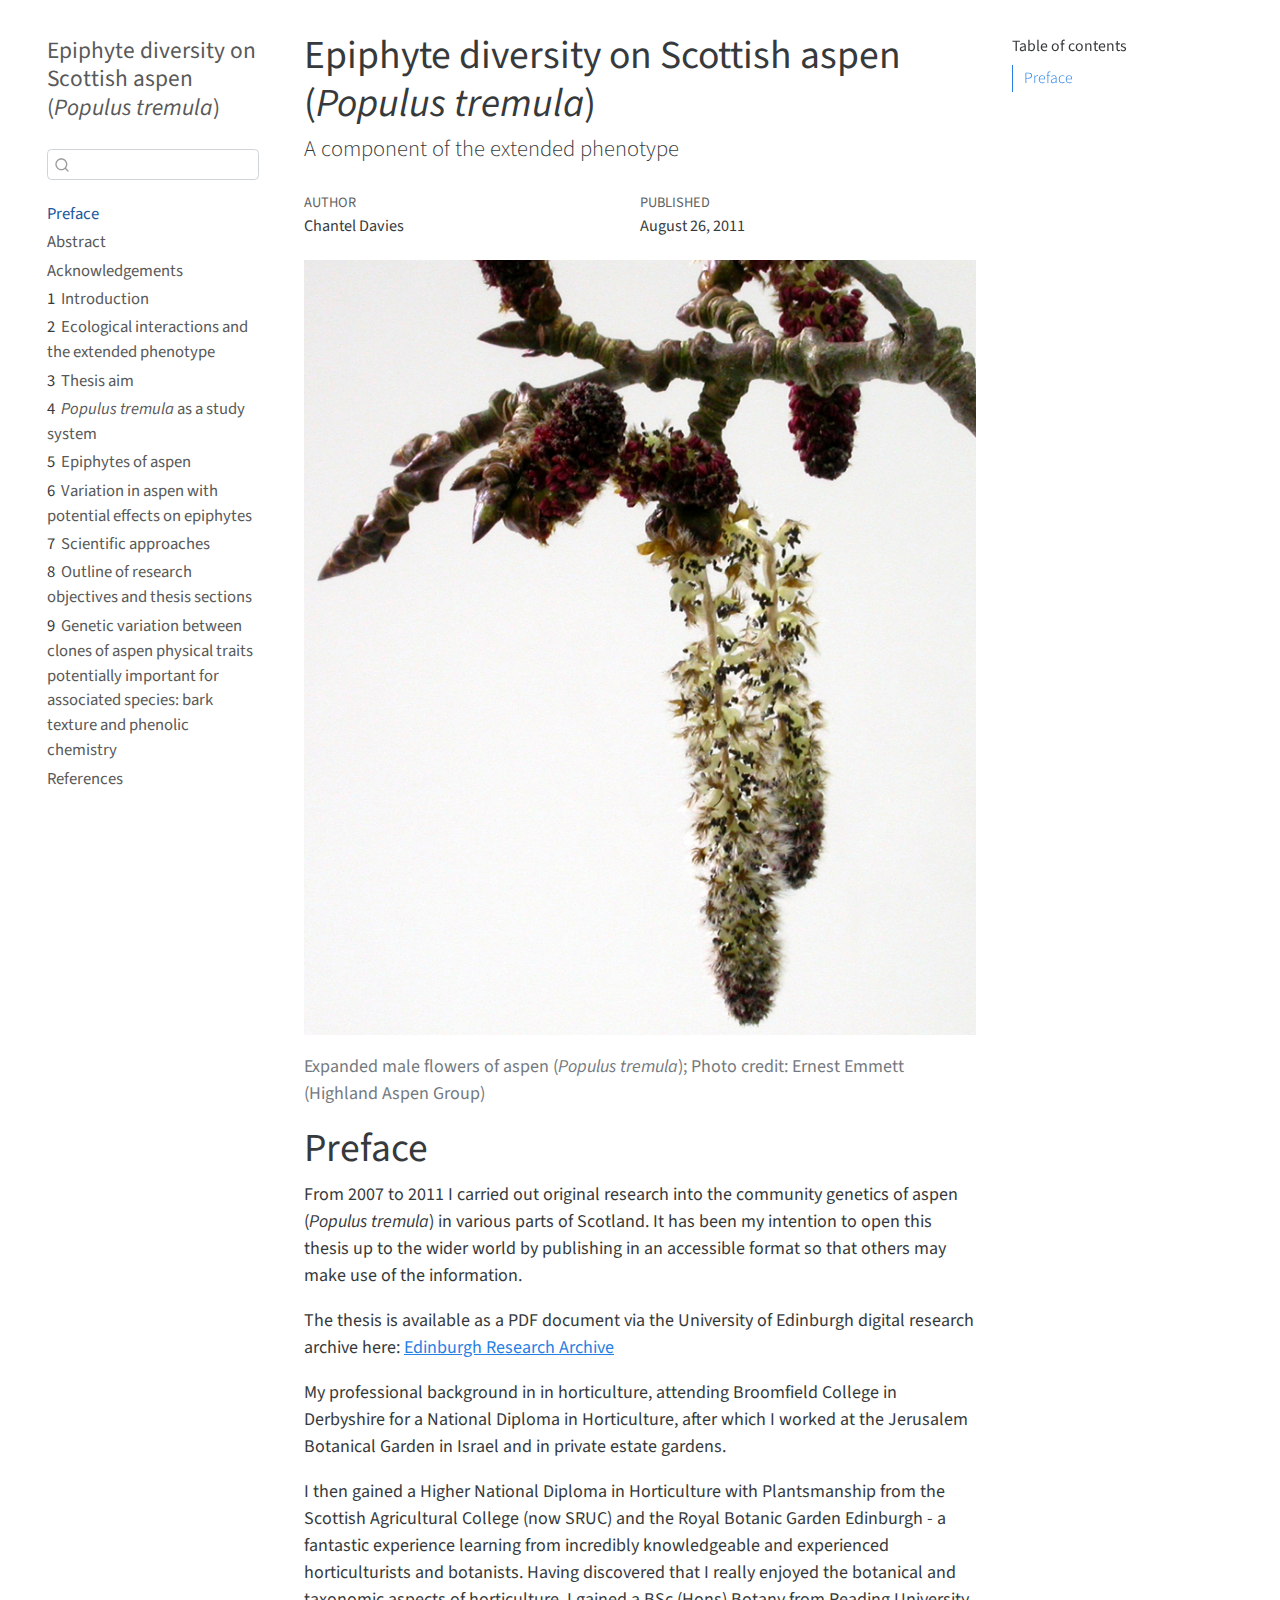
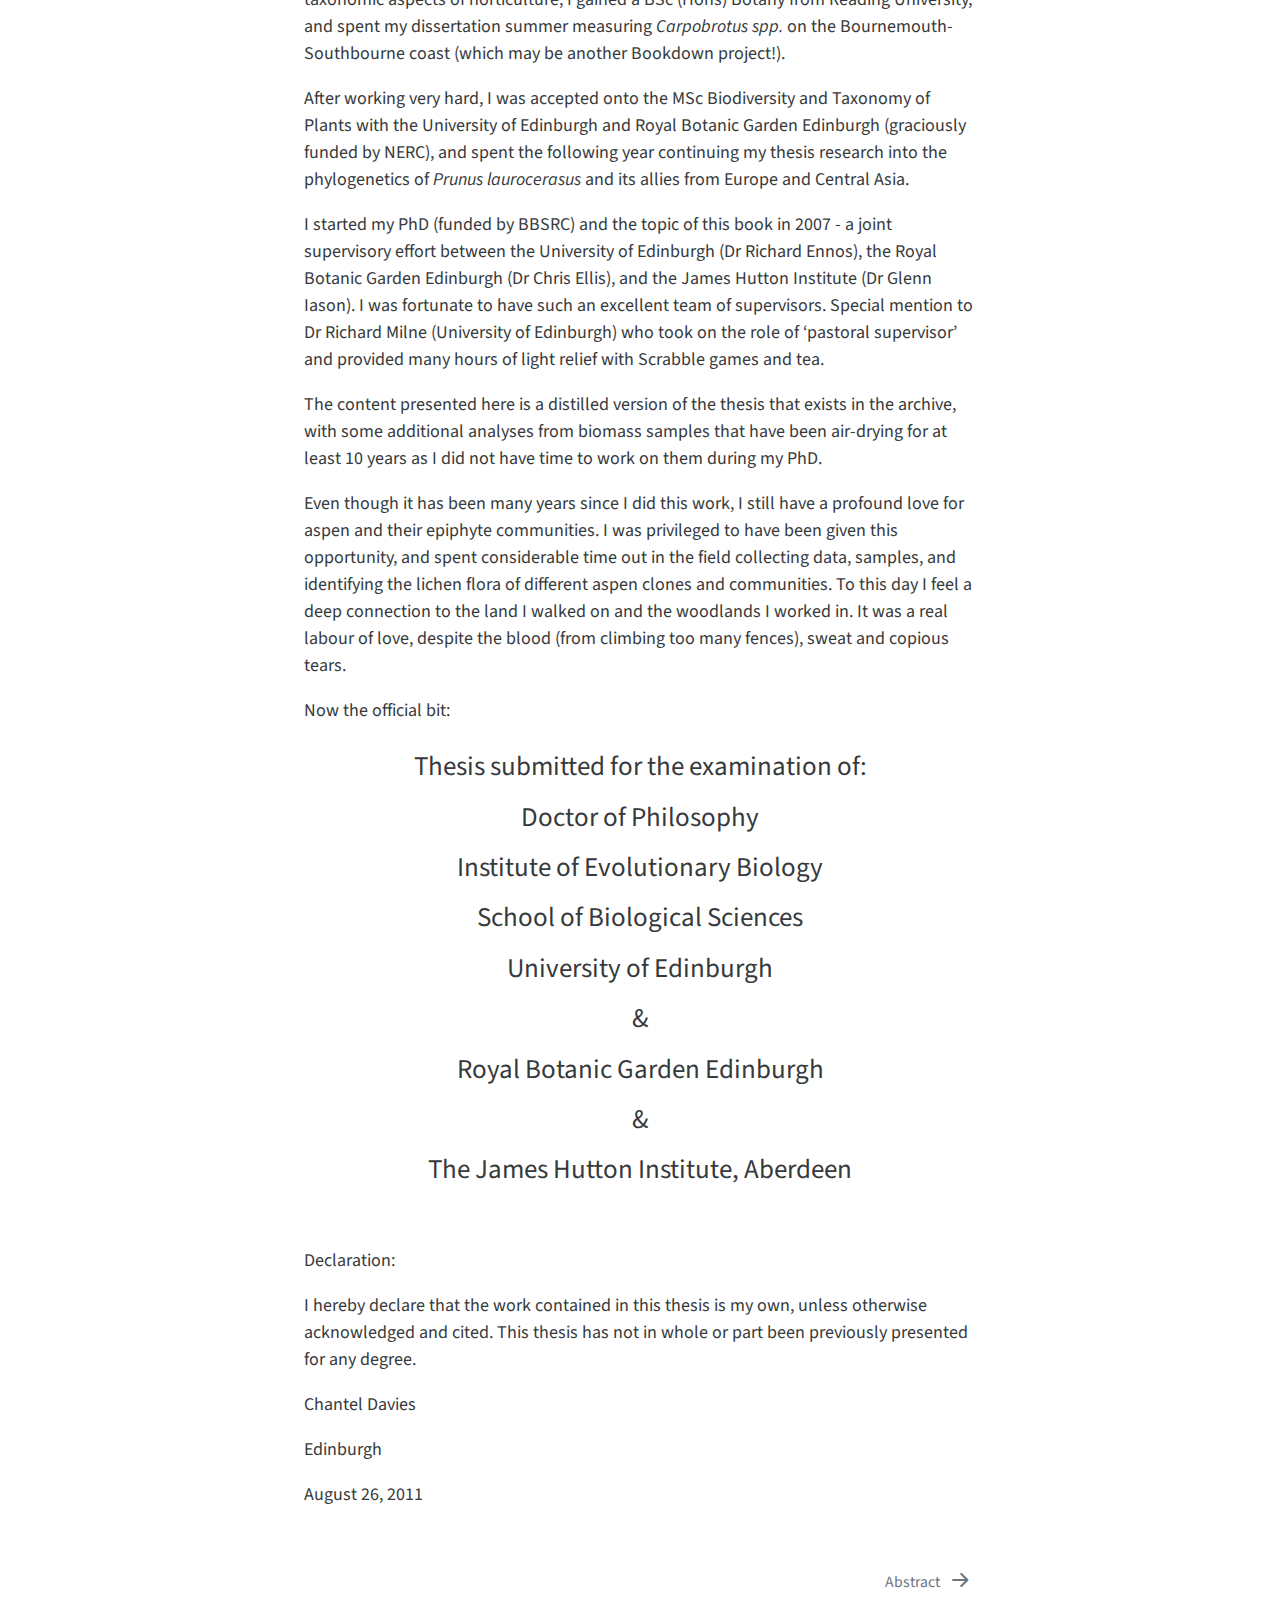
<file: docs/index.html>
<!DOCTYPE html>
<html xmlns="http://www.w3.org/1999/xhtml" lang="en" xml:lang="en"><head>
  <meta charset="utf-8">
  <meta name="generator" content="quarto-0.9.172">
  <meta name="viewport" content="width=device-width, initial-scale=1.0, user-scalable=yes">
  <meta name="author" content="Chantel Davies">
  <meta name="dcterms.date" content="2011-08-26">
  <title>Epiphyte diversity on Scottish aspen (Populus tremula)</title>
  <style>
    code{white-space: pre-wrap;}
    span.smallcaps{font-variant: small-caps;}
    span.underline{text-decoration: underline;}
    div.column{display: inline-block; vertical-align: top; width: 50%;}
    div.hanging-indent{margin-left: 1.5em; text-indent: -1.5em;}
    ul.task-list{list-style: none;}
  </style>

  <script src="site_libs/quarto-nav/quarto-nav.js"></script>
  <script src="site_libs/quarto-nav/headroom.min.js"></script>
  <script src="site_libs/clipboard/clipboard.min.js"></script>
  <meta name="quarto:offset" content="./">
  <script src="site_libs/quarto-search/autocomplete.umd.js"></script>
  <script src="site_libs/quarto-search/fuse.min.js"></script>
  <script src="site_libs/quarto-search/quarto-search.js"></script>
  <link href="./abstract.html" rel="next">
  <script src="site_libs/quarto-html/quarto.js"></script>
  <script src="site_libs/quarto-html/popper.min.js"></script>
  <script src="site_libs/quarto-html/tippy.umd.min.js"></script>
  <script src="site_libs/quarto-html/anchor.min.js"></script>
  <link href="site_libs/quarto-html/tippy.css" rel="stylesheet">
  <link id="quarto-text-highlighting-styles" href="site_libs/quarto-html/quarto-syntax-highlighting.css" rel="stylesheet">
  <script src="site_libs/bootstrap/bootstrap.min.js"></script>
  <link href="site_libs/bootstrap/bootstrap-icons.css" rel="stylesheet">
  <link href="site_libs/bootstrap/bootstrap.min.css" rel="stylesheet">
  <script id="quarto-search-options" type="application/json">{
    "location": "sidebar",
    "copy-button": false,
    "collapse-after": 3,
    "panel-placement": "start",
    "type": "textbox",
    "limit": 20,
    "language": {
      "search-no-results-text": "No results",
      "search-matching-documents-text": "matching documents",
      "search-copy-link-title": "Copy link to search",
      "search-hide-matches-text": "Hide additional matches",
      "search-more-match-text": "more match in this document",
      "search-more-matches-text": "more matches in this document",
      "search-clear-button-title": "Clear",
      "search-detached-cancel-button-title": "Cancel",
      "search-submit-button-title": "Submit"
    }
  }</script>
  <!--[if lt IE 9]>
    <script src="//cdnjs.cloudflare.com/ajax/libs/html5shiv/3.7.3/html5shiv-printshiv.min.js"></script>
  <![endif]-->
</head>
<body class="floating">
<div id="quarto-search-results"></div>
  <header id="quarto-header" class="headroom fixed-top">
  <nav class="quarto-secondary-nav" data-bs-toggle="collapse" data-bs-target="#quarto-sidebar" aria-controls="quarto-sidebar" aria-expanded="false" aria-label="Toggle sidebar navigation" onclick="if (window.quartoToggleHeadroom) { window.quartoToggleHeadroom(); }">
    <div class="container-fluid d-flex justify-content-between">
      <h1 class="quarto-secondary-nav-title">Epiphyte diversity on Scottish aspen (<em>Populus tremula</em>)</h1>
      <button type="button" class="quarto-btn-toggle btn" aria-label="Show secondary navigation">
        <i class="bi bi-chevron-right"></i>
      </button>
    </div>
  </nav>
</header>
<!-- content -->
<div id="quarto-content" class="quarto-container page-columns page-rows-contents page-layout-article">
<!-- sidebar -->
  <nav id="quarto-sidebar" class="sidebar collapse sidebar-navigation floating overflow-auto">
    <div class="pt-lg-2 mt-2 text-left sidebar-header">
    <div class="sidebar-title mb-0 py-0">
      <a href="./">Epiphyte diversity on Scottish aspen (<em>Populus tremula</em>)</a> 
    </div>
      </div>
      <div class="mt-2 flex-shrink-0 align-items-center">
        <div class="sidebar-search">
        <div id="quarto-search" class="" title="Search"></div>
        </div>
      </div>
    <div class="sidebar-menu-container"> 
    <ul class="list-unstyled mt-1">
        <li class="sidebar-item">
  <div class="sidebar-item-container"> 
  <a href="./index.html" class="sidebar-item-text sidebar-link active">Preface</a>
  </div>
</li>
        <li class="sidebar-item">
  <div class="sidebar-item-container"> 
  <a href="./abstract.html" class="sidebar-item-text sidebar-link">Abstract</a>
  </div>
</li>
        <li class="sidebar-item">
  <div class="sidebar-item-container"> 
  <a href="./acknowledge.html" class="sidebar-item-text sidebar-link">Acknowledgements</a>
  </div>
</li>
        <li class="sidebar-item">
  <div class="sidebar-item-container"> 
  <a href="./ch1intro.html" class="sidebar-item-text sidebar-link"><span class="chapter-number">1</span>&nbsp; <span class="chapter-title">Introduction</span></a>
  </div>
</li>
        <li class="sidebar-item">
  <div class="sidebar-item-container"> 
  <a href="./ch1-1.html" class="sidebar-item-text sidebar-link"><span class="chapter-number">2</span>&nbsp; <span class="chapter-title">Ecological interactions and the extended phenotype</span></a>
  </div>
</li>
        <li class="sidebar-item">
  <div class="sidebar-item-container"> 
  <a href="./ch1-2.html" class="sidebar-item-text sidebar-link"><span class="chapter-number">3</span>&nbsp; <span class="chapter-title">Thesis aim</span></a>
  </div>
</li>
        <li class="sidebar-item">
  <div class="sidebar-item-container"> 
  <a href="./ch1-3.html" class="sidebar-item-text sidebar-link"><span class="chapter-number">4</span>&nbsp; <span class="chapter-title"><em>Populus tremula</em> as a study system</span></a>
  </div>
</li>
        <li class="sidebar-item">
  <div class="sidebar-item-container"> 
  <a href="./ch1-4.html" class="sidebar-item-text sidebar-link"><span class="chapter-number">5</span>&nbsp; <span class="chapter-title">Epiphytes of aspen</span></a>
  </div>
</li>
        <li class="sidebar-item">
  <div class="sidebar-item-container"> 
  <a href="./ch1-5.html" class="sidebar-item-text sidebar-link"><span class="chapter-number">6</span>&nbsp; <span class="chapter-title">Variation in aspen with potential effects on epiphytes</span></a>
  </div>
</li>
        <li class="sidebar-item">
  <div class="sidebar-item-container"> 
  <a href="./ch1-6.html" class="sidebar-item-text sidebar-link"><span class="chapter-number">7</span>&nbsp; <span class="chapter-title">Scientific approaches</span></a>
  </div>
</li>
        <li class="sidebar-item">
  <div class="sidebar-item-container"> 
  <a href="./ch1-7.html" class="sidebar-item-text sidebar-link"><span class="chapter-number">8</span>&nbsp; <span class="chapter-title">Outline of research objectives and thesis sections</span></a>
  </div>
</li>
        <li class="sidebar-item">
  <div class="sidebar-item-container"> 
  <a href="./ch2intro.html" class="sidebar-item-text sidebar-link"><span class="chapter-number">9</span>&nbsp; <span class="chapter-title">Genetic variation between clones of aspen physical traits potentially important for associated species: bark texture and phenolic chemistry</span></a>
  </div>
</li>
        <li class="sidebar-item">
  <div class="sidebar-item-container"> 
  <a href="./references.html" class="sidebar-item-text sidebar-link">References</a>
  </div>
</li>
    </ul>
    </div>
</nav>
<!-- margin-sidebar -->
    <div id="quarto-margin-sidebar" class="sidebar margin-sidebar">
        <nav id="TOC" role="doc-toc">
<h2 id="toc-title">Table of contents</h2>
<ul>
<li><a href="#preface" class="nav-link active" data-scroll-target="#preface">Preface</a></li>
</ul>
</nav>
    </div>
<!-- main -->
<main class="content" id="quarto-document-content">
<header id="title-block-header" class="quarto-title-block default">




<div class="quarto-title"><h1 class="title d-none d-lg-block display-7">Epiphyte diversity on Scottish aspen (<em>Populus tremula</em>)</h1><p class="subtitle lead">A component of the extended phenotype</p></div><div class="quarto-title-meta"><div><div class="quarto-title-meta-heading">Author</div><div class="quarto-title-meta-contents"><div class="quarto-title-authors"><div><div>
<p>Chantel Davies</p>
</div></div></div></div></div><div><div class="quarto-title-meta-heading">Published</div><div class="quarto-title-meta-contents"><p class="date">August 26, 2011</p></div></div></div></header>

<div class="quarto-figure quarto-figure-center">
<figure class="figure">
<p><img src="aspen_flower_cover.jpg" class="img-fluid figure-img"></p>
<p></p><figcaption aria-hidden="true" class="figure-caption">Expanded male flowers of aspen (<em>Populus tremula</em>); Photo credit: Ernest Emmett (Highland Aspen Group)</figcaption><p></p>
</figure>
</div>
<section id="preface" class="level1 unnumbered">
<h1 class="unnumbered">Preface</h1>
<p>From 2007 to 2011 I carried out original research into the community genetics of aspen (<em>Populus tremula</em>) in various parts of Scotland. It has been my intention to open this thesis up to the wider world by publishing in an accessible format so that others may make use of the information.</p>
<p>The thesis is available as a PDF document via the University of Edinburgh digital research archive here: <a href="https://era.ed.ac.uk/handle/1842/6211">Edinburgh Research Archive</a></p>
<p>My professional background in in horticulture, attending Broomfield College in Derbyshire for a National Diploma in Horticulture, after which I worked at the Jerusalem Botanical Garden in Israel and in private estate gardens.</p>
<p>I then gained a Higher National Diploma in Horticulture with Plantsmanship from the Scottish Agricultural College (now SRUC) and the Royal Botanic Garden Edinburgh - a fantastic experience learning from incredibly knowledgeable and experienced horticulturists and botanists. Having discovered that I really enjoyed the botanical and taxonomic aspects of horticulture, I gained a BSc (Hons) Botany from Reading University, and spent my dissertation summer measuring <em>Carpobrotus spp.</em> on the Bournemouth-Southbourne coast (which may be another Bookdown project!).</p>
<p>After working very hard, I was accepted onto the MSc Biodiversity and Taxonomy of Plants with the University of Edinburgh and Royal Botanic Garden Edinburgh (graciously funded by NERC), and spent the following year continuing my thesis research into the phylogenetics of <em>Prunus laurocerasus</em> and its allies from Europe and Central Asia.</p>
<p>I started my PhD (funded by BBSRC) and the topic of this book in 2007 - a joint supervisory effort between the University of Edinburgh (Dr Richard Ennos), the Royal Botanic Garden Edinburgh (Dr Chris Ellis), and the James Hutton Institute (Dr Glenn Iason). I was fortunate to have such an excellent team of supervisors. Special mention to Dr Richard Milne (University of Edinburgh) who took on the role of ‘pastoral supervisor’ and provided many hours of light relief with Scrabble games and tea.</p>
<p>The content presented here is a distilled version of the thesis that exists in the archive, with some additional analyses from biomass samples that have been air-drying for at least 10 years as I did not have time to work on them during my PhD.</p>
<p>Even though it has been many years since I did this work, I still have a profound love for aspen and their epiphyte communities. I was privileged to have been given this opportunity, and spent considerable time out in the field collecting data, samples, and identifying the lichen flora of different aspen clones and communities. To this day I feel a deep connection to the land I walked on and the woodlands I worked in. It was a real labour of love, despite the blood (from climbing too many fences), sweat and copious tears.</p>
<p>Now the official bit:</p>
<h3 style="text-align: center;" class="anchored" data-anchor-id="preface">
<p>Thesis submitted for the examination of:</p>
<p>Doctor of Philosophy</p>
<p>Institute of Evolutionary Biology</p>
<p>School of Biological Sciences</p>
<p>University of Edinburgh</p>
<p>&amp;</p>
<p>Royal Botanic Garden Edinburgh</p>
<p>&amp;</p>
<p>The James Hutton Institute, Aberdeen</p>
</h3>
<p>Declaration:</p>
<p>I hereby declare that the work contained in this thesis is my own, unless otherwise acknowledged and cited. This thesis has not in whole or part been previously presented for any degree.</p>
<p>Chantel Davies</p>
<p>Edinburgh</p>
<p>August 26, 2011</p>



</section>
</main> <!-- /main -->
<script type="application/javascript">
window.document.addEventListener("DOMContentLoaded", function (event) {
  const icon = "";
  const anchorJS = new window.AnchorJS();
  anchorJS.options = {
    placement: 'right',
    icon: icon
  };
  anchorJS.add('.anchored');
  const clipboard = new window.ClipboardJS('.code-copy-button', {
    target: function(trigger) {
      return trigger.previousElementSibling;
    }
  });
  clipboard.on('success', function(e) {
    // button target
    const button = e.trigger;
    // don't keep focus
    button.blur();
    // flash "checked"
    button.classList.add('code-copy-button-checked');
    setTimeout(function() {
      button.classList.remove('code-copy-button-checked');
    }, 1000);
    // clear code selection
    e.clearSelection();
  });
  function tippyHover(el, contentFn) {
    const config = {
      allowHTML: true,
      content: contentFn,
      maxWidth: 500,
      delay: 100,
      arrow: false,
      appendTo: function(el) {
          return el.parentElement;
      },
      interactive: true,
      interactiveBorder: 10,
      theme: 'quarto',
      placement: 'bottom-start'
    };
    window.tippy(el, config); 
  }
  const noterefs = window.document.querySelectorAll('a[role="doc-noteref"]');
  for (var i=0; i<noterefs.length; i++) {
    const ref = noterefs[i];
    tippyHover(ref, function() {
      let href = ref.getAttribute('href');
      try { href = new URL(href).hash; } catch {}
      const id = href.replace(/^#\/?/, "");
      const note = window.document.getElementById(id);
      return note.innerHTML;
    });
  }
  var bibliorefs = window.document.querySelectorAll('a[role="doc-biblioref"]');
  for (var i=0; i<bibliorefs.length; i++) {
    const ref = bibliorefs[i];
    const cites = ref.parentNode.getAttribute('data-cites').split(' ');
    tippyHover(ref, function() {
      var popup = window.document.createElement('div');
      cites.forEach(function(cite) {
        var citeDiv = window.document.createElement('div');
        citeDiv.classList.add('hanging-indent');
        citeDiv.classList.add('csl-entry');
        var biblioDiv = window.document.getElementById('ref-' + cite);
        if (biblioDiv) {
          citeDiv.innerHTML = biblioDiv.innerHTML;
        }
        popup.appendChild(citeDiv);
      });
      return popup.innerHTML;
    });
  }
});
</script>
<nav class="page-navigation">
  <div class="nav-page nav-page-previous">
  </div>
  <div class="nav-page nav-page-next">
      <a href="./abstract.html" class="pagination-link">
        <span class="nav-page-text">Abstract</span> <i class="bi bi-arrow-right-short"></i>
      </a>
  </div>
</nav>
</div> <!-- /content -->


</body></html>
</file>
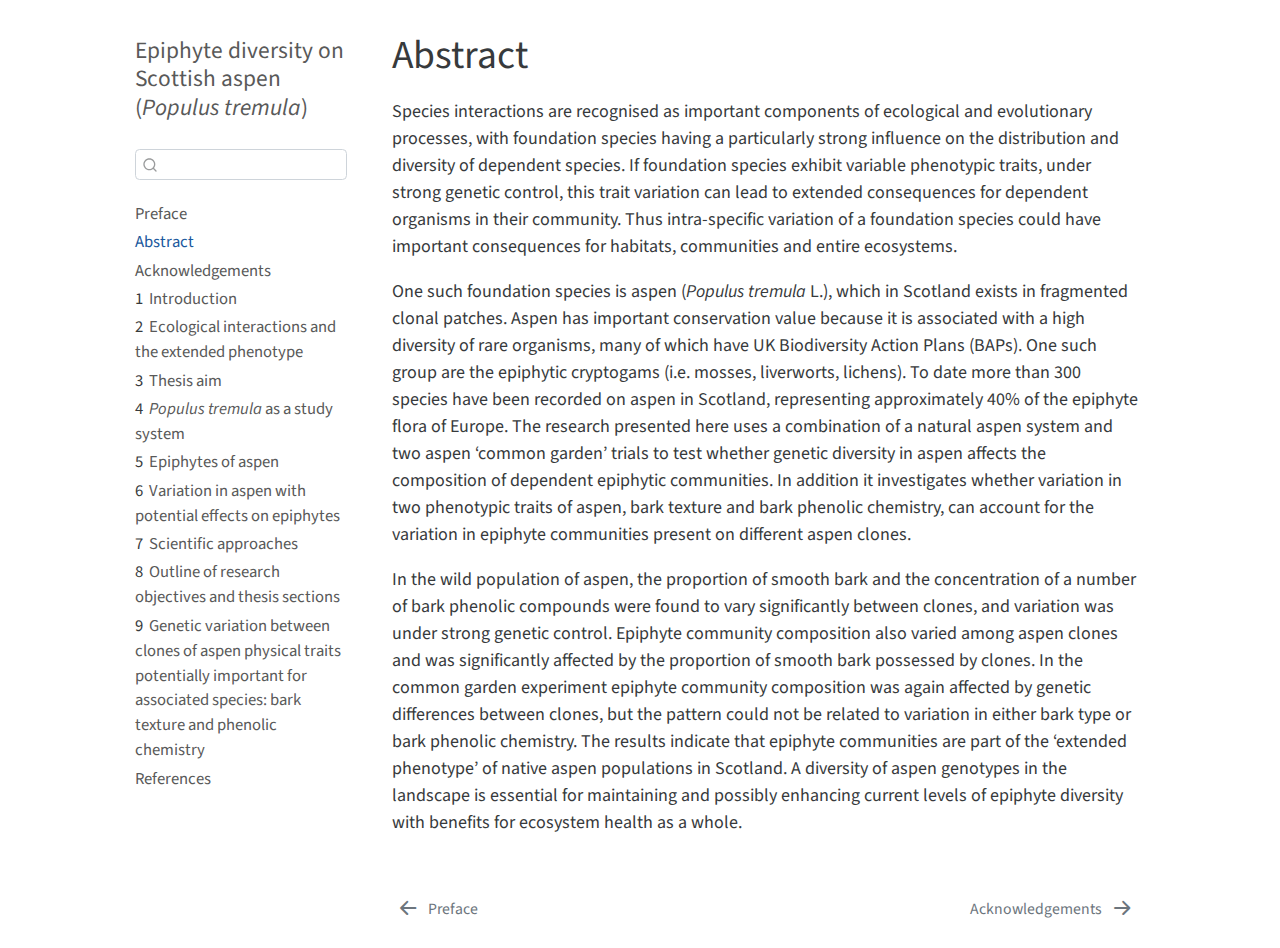
<file: docs/abstract.html>
<!DOCTYPE html>
<html xmlns="http://www.w3.org/1999/xhtml" lang="en" xml:lang="en"><head>
  <meta charset="utf-8">
  <meta name="generator" content="quarto-0.9.172">
  <meta name="viewport" content="width=device-width, initial-scale=1.0, user-scalable=yes">
  <title>Epiphyte diversity on Scottish aspen (Populus tremula) - Abstract</title>
  <style>
    code{white-space: pre-wrap;}
    span.smallcaps{font-variant: small-caps;}
    span.underline{text-decoration: underline;}
    div.column{display: inline-block; vertical-align: top; width: 50%;}
    div.hanging-indent{margin-left: 1.5em; text-indent: -1.5em;}
    ul.task-list{list-style: none;}
  </style>

  <script src="site_libs/quarto-nav/quarto-nav.js"></script>
  <script src="site_libs/quarto-nav/headroom.min.js"></script>
  <script src="site_libs/clipboard/clipboard.min.js"></script>
  <meta name="quarto:offset" content="./">
  <script src="site_libs/quarto-search/autocomplete.umd.js"></script>
  <script src="site_libs/quarto-search/fuse.min.js"></script>
  <script src="site_libs/quarto-search/quarto-search.js"></script>
  <link href="./acknowledge.html" rel="next">
  <link href="./index.html" rel="prev">
  <script src="site_libs/quarto-html/quarto.js"></script>
  <script src="site_libs/quarto-html/popper.min.js"></script>
  <script src="site_libs/quarto-html/tippy.umd.min.js"></script>
  <script src="site_libs/quarto-html/anchor.min.js"></script>
  <link href="site_libs/quarto-html/tippy.css" rel="stylesheet">
  <link id="quarto-text-highlighting-styles" href="site_libs/quarto-html/quarto-syntax-highlighting.css" rel="stylesheet">
  <script src="site_libs/bootstrap/bootstrap.min.js"></script>
  <link href="site_libs/bootstrap/bootstrap-icons.css" rel="stylesheet">
  <link href="site_libs/bootstrap/bootstrap.min.css" rel="stylesheet">
  <script id="quarto-search-options" type="application/json">{
    "location": "sidebar",
    "copy-button": false,
    "collapse-after": 3,
    "panel-placement": "start",
    "type": "textbox",
    "limit": 20,
    "language": {
      "search-no-results-text": "No results",
      "search-matching-documents-text": "matching documents",
      "search-copy-link-title": "Copy link to search",
      "search-hide-matches-text": "Hide additional matches",
      "search-more-match-text": "more match in this document",
      "search-more-matches-text": "more matches in this document",
      "search-clear-button-title": "Clear",
      "search-detached-cancel-button-title": "Cancel",
      "search-submit-button-title": "Submit"
    }
  }</script>
  <!--[if lt IE 9]>
    <script src="//cdnjs.cloudflare.com/ajax/libs/html5shiv/3.7.3/html5shiv-printshiv.min.js"></script>
  <![endif]-->
</head>
<body class="floating fullcontent">
<div id="quarto-search-results"></div>
  <header id="quarto-header" class="headroom fixed-top">
  <nav class="quarto-secondary-nav" data-bs-toggle="collapse" data-bs-target="#quarto-sidebar" aria-controls="quarto-sidebar" aria-expanded="false" aria-label="Toggle sidebar navigation" onclick="if (window.quartoToggleHeadroom) { window.quartoToggleHeadroom(); }">
    <div class="container-fluid d-flex justify-content-between">
      <h1 class="quarto-secondary-nav-title">Abstract</h1>
      <button type="button" class="quarto-btn-toggle btn" aria-label="Show secondary navigation">
        <i class="bi bi-chevron-right"></i>
      </button>
    </div>
  </nav>
</header>
<!-- content -->
<div id="quarto-content" class="quarto-container page-columns page-rows-contents page-layout-article">
<!-- sidebar -->
  <nav id="quarto-sidebar" class="sidebar collapse sidebar-navigation floating overflow-auto">
    <div class="pt-lg-2 mt-2 text-left sidebar-header">
    <div class="sidebar-title mb-0 py-0">
      <a href="./">Epiphyte diversity on Scottish aspen (<em>Populus tremula</em>)</a> 
    </div>
      </div>
      <div class="mt-2 flex-shrink-0 align-items-center">
        <div class="sidebar-search">
        <div id="quarto-search" class="" title="Search"></div>
        </div>
      </div>
    <div class="sidebar-menu-container"> 
    <ul class="list-unstyled mt-1">
        <li class="sidebar-item">
  <div class="sidebar-item-container"> 
  <a href="./index.html" class="sidebar-item-text sidebar-link">Preface</a>
  </div>
</li>
        <li class="sidebar-item">
  <div class="sidebar-item-container"> 
  <a href="./abstract.html" class="sidebar-item-text sidebar-link active">Abstract</a>
  </div>
</li>
        <li class="sidebar-item">
  <div class="sidebar-item-container"> 
  <a href="./acknowledge.html" class="sidebar-item-text sidebar-link">Acknowledgements</a>
  </div>
</li>
        <li class="sidebar-item">
  <div class="sidebar-item-container"> 
  <a href="./ch1intro.html" class="sidebar-item-text sidebar-link"><span class="chapter-number">1</span>&nbsp; <span class="chapter-title">Introduction</span></a>
  </div>
</li>
        <li class="sidebar-item">
  <div class="sidebar-item-container"> 
  <a href="./ch1-1.html" class="sidebar-item-text sidebar-link"><span class="chapter-number">2</span>&nbsp; <span class="chapter-title">Ecological interactions and the extended phenotype</span></a>
  </div>
</li>
        <li class="sidebar-item">
  <div class="sidebar-item-container"> 
  <a href="./ch1-2.html" class="sidebar-item-text sidebar-link"><span class="chapter-number">3</span>&nbsp; <span class="chapter-title">Thesis aim</span></a>
  </div>
</li>
        <li class="sidebar-item">
  <div class="sidebar-item-container"> 
  <a href="./ch1-3.html" class="sidebar-item-text sidebar-link"><span class="chapter-number">4</span>&nbsp; <span class="chapter-title"><em>Populus tremula</em> as a study system</span></a>
  </div>
</li>
        <li class="sidebar-item">
  <div class="sidebar-item-container"> 
  <a href="./ch1-4.html" class="sidebar-item-text sidebar-link"><span class="chapter-number">5</span>&nbsp; <span class="chapter-title">Epiphytes of aspen</span></a>
  </div>
</li>
        <li class="sidebar-item">
  <div class="sidebar-item-container"> 
  <a href="./ch1-5.html" class="sidebar-item-text sidebar-link"><span class="chapter-number">6</span>&nbsp; <span class="chapter-title">Variation in aspen with potential effects on epiphytes</span></a>
  </div>
</li>
        <li class="sidebar-item">
  <div class="sidebar-item-container"> 
  <a href="./ch1-6.html" class="sidebar-item-text sidebar-link"><span class="chapter-number">7</span>&nbsp; <span class="chapter-title">Scientific approaches</span></a>
  </div>
</li>
        <li class="sidebar-item">
  <div class="sidebar-item-container"> 
  <a href="./ch1-7.html" class="sidebar-item-text sidebar-link"><span class="chapter-number">8</span>&nbsp; <span class="chapter-title">Outline of research objectives and thesis sections</span></a>
  </div>
</li>
        <li class="sidebar-item">
  <div class="sidebar-item-container"> 
  <a href="./ch2intro.html" class="sidebar-item-text sidebar-link"><span class="chapter-number">9</span>&nbsp; <span class="chapter-title">Genetic variation between clones of aspen physical traits potentially important for associated species: bark texture and phenolic chemistry</span></a>
  </div>
</li>
        <li class="sidebar-item">
  <div class="sidebar-item-container"> 
  <a href="./references.html" class="sidebar-item-text sidebar-link">References</a>
  </div>
</li>
    </ul>
    </div>
</nav>
<!-- margin-sidebar -->
    
<!-- main -->
<main class="content" id="quarto-document-content">
<header id="title-block-header" class="quarto-title-block default">

<div class="quarto-title"><h1 class="title d-none d-lg-block display-7">Abstract</h1></div></header>
<p>Species interactions are recognised as important components of ecological and evolutionary processes, with foundation species having a particularly strong influence on the distribution and diversity of dependent species. If foundation species exhibit variable phenotypic traits, under strong genetic control, this trait variation can lead to extended consequences for dependent organisms in their community. Thus intra-specific variation of a foundation species could have important consequences for habitats, communities and entire ecosystems.</p>
<p>One such foundation species is aspen (<em>Populus tremula</em> L.), which in Scotland exists in fragmented clonal patches. Aspen has important conservation value because it is associated with a high diversity of rare organisms, many of which have UK Biodiversity Action Plans (BAPs). One such group are the epiphytic cryptogams (i.e.&nbsp;mosses, liverworts, lichens). To date more than 300 species have been recorded on aspen in Scotland, representing approximately 40% of the epiphyte flora of Europe. The research presented here uses a combination of a natural aspen system and two aspen ‘common garden’ trials to test whether genetic diversity in aspen affects the composition of dependent epiphytic communities. In addition it investigates whether variation in two phenotypic traits of aspen, bark texture and bark phenolic chemistry, can account for the variation in epiphyte communities present on different aspen clones.</p>
<p>In the wild population of aspen, the proportion of smooth bark and the concentration of a number of bark phenolic compounds were found to vary significantly between clones, and variation was under strong genetic control. Epiphyte community composition also varied among aspen clones and was significantly affected by the proportion of smooth bark possessed by clones. In the common garden experiment epiphyte community composition was again affected by genetic differences between clones, but the pattern could not be related to variation in either bark type or bark phenolic chemistry. The results indicate that epiphyte communities are part of the ‘extended phenotype’ of native aspen populations in Scotland. A diversity of aspen genotypes in the landscape is essential for maintaining and possibly enhancing current levels of epiphyte diversity with benefits for ecosystem health as a whole.</p>



</main> <!-- /main -->
<script type="application/javascript">
window.document.addEventListener("DOMContentLoaded", function (event) {
  const icon = "";
  const anchorJS = new window.AnchorJS();
  anchorJS.options = {
    placement: 'right',
    icon: icon
  };
  anchorJS.add('.anchored');
  const clipboard = new window.ClipboardJS('.code-copy-button', {
    target: function(trigger) {
      return trigger.previousElementSibling;
    }
  });
  clipboard.on('success', function(e) {
    // button target
    const button = e.trigger;
    // don't keep focus
    button.blur();
    // flash "checked"
    button.classList.add('code-copy-button-checked');
    setTimeout(function() {
      button.classList.remove('code-copy-button-checked');
    }, 1000);
    // clear code selection
    e.clearSelection();
  });
  function tippyHover(el, contentFn) {
    const config = {
      allowHTML: true,
      content: contentFn,
      maxWidth: 500,
      delay: 100,
      arrow: false,
      appendTo: function(el) {
          return el.parentElement;
      },
      interactive: true,
      interactiveBorder: 10,
      theme: 'quarto',
      placement: 'bottom-start'
    };
    window.tippy(el, config); 
  }
  const noterefs = window.document.querySelectorAll('a[role="doc-noteref"]');
  for (var i=0; i<noterefs.length; i++) {
    const ref = noterefs[i];
    tippyHover(ref, function() {
      let href = ref.getAttribute('href');
      try { href = new URL(href).hash; } catch {}
      const id = href.replace(/^#\/?/, "");
      const note = window.document.getElementById(id);
      return note.innerHTML;
    });
  }
  var bibliorefs = window.document.querySelectorAll('a[role="doc-biblioref"]');
  for (var i=0; i<bibliorefs.length; i++) {
    const ref = bibliorefs[i];
    const cites = ref.parentNode.getAttribute('data-cites').split(' ');
    tippyHover(ref, function() {
      var popup = window.document.createElement('div');
      cites.forEach(function(cite) {
        var citeDiv = window.document.createElement('div');
        citeDiv.classList.add('hanging-indent');
        citeDiv.classList.add('csl-entry');
        var biblioDiv = window.document.getElementById('ref-' + cite);
        if (biblioDiv) {
          citeDiv.innerHTML = biblioDiv.innerHTML;
        }
        popup.appendChild(citeDiv);
      });
      return popup.innerHTML;
    });
  }
});
</script>
<nav class="page-navigation">
  <div class="nav-page nav-page-previous">
      <a href="./index.html" class="pagination-link">
        <i class="bi bi-arrow-left-short"></i> <span class="nav-page-text">Preface</span>
      </a>          
  </div>
  <div class="nav-page nav-page-next">
      <a href="./acknowledge.html" class="pagination-link">
        <span class="nav-page-text">Acknowledgements</span> <i class="bi bi-arrow-right-short"></i>
      </a>
  </div>
</nav>
</div> <!-- /content -->


</body></html>
</file>
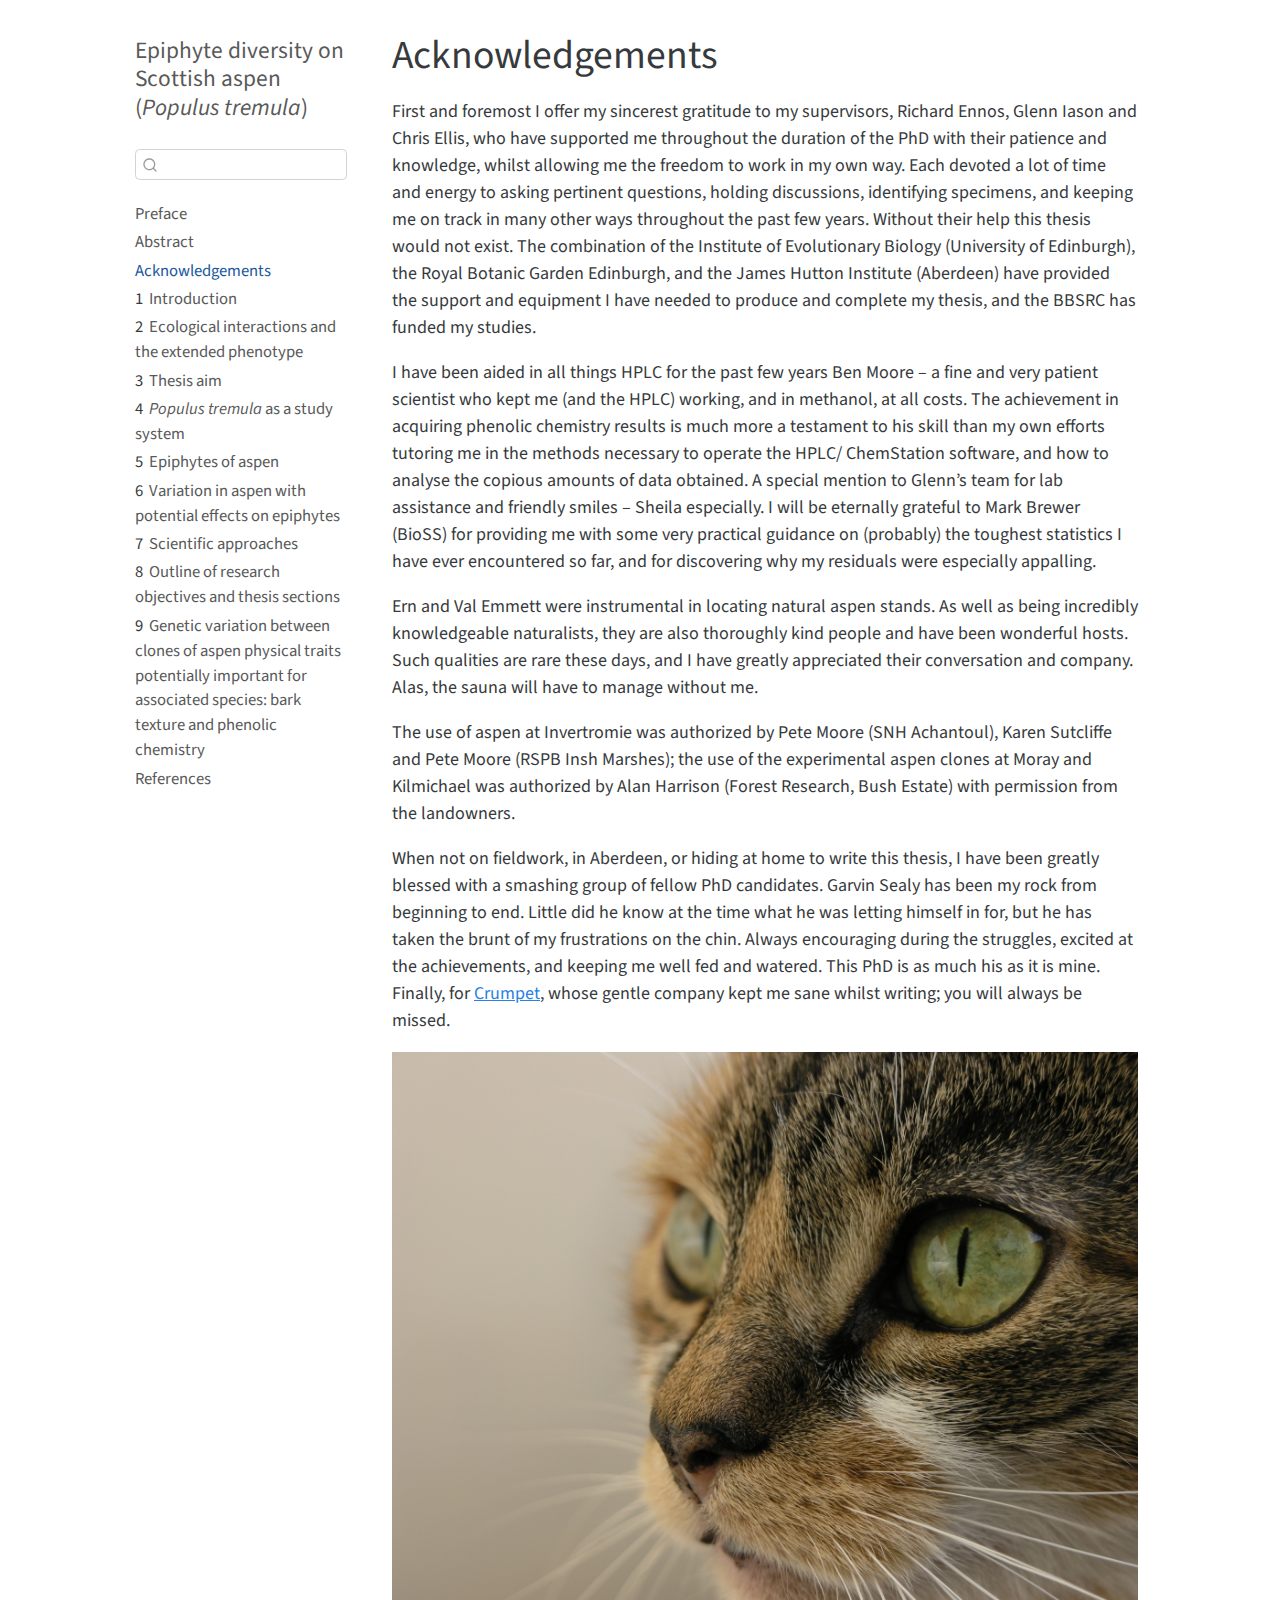
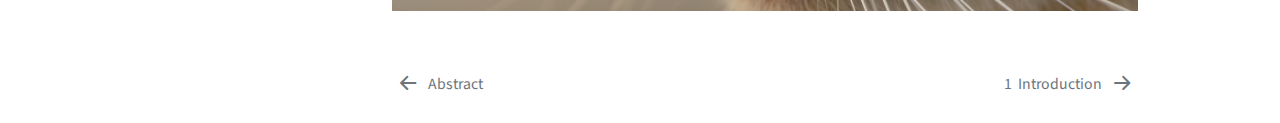
<file: docs/acknowledge.html>
<!DOCTYPE html>
<html xmlns="http://www.w3.org/1999/xhtml" lang="en" xml:lang="en"><head>
  <meta charset="utf-8">
  <meta name="generator" content="quarto-0.9.172">
  <meta name="viewport" content="width=device-width, initial-scale=1.0, user-scalable=yes">
  <title>Epiphyte diversity on Scottish aspen (Populus tremula) - Acknowledgements</title>
  <style>
    code{white-space: pre-wrap;}
    span.smallcaps{font-variant: small-caps;}
    span.underline{text-decoration: underline;}
    div.column{display: inline-block; vertical-align: top; width: 50%;}
    div.hanging-indent{margin-left: 1.5em; text-indent: -1.5em;}
    ul.task-list{list-style: none;}
  </style>

  <script src="site_libs/quarto-nav/quarto-nav.js"></script>
  <script src="site_libs/quarto-nav/headroom.min.js"></script>
  <script src="site_libs/clipboard/clipboard.min.js"></script>
  <meta name="quarto:offset" content="./">
  <script src="site_libs/quarto-search/autocomplete.umd.js"></script>
  <script src="site_libs/quarto-search/fuse.min.js"></script>
  <script src="site_libs/quarto-search/quarto-search.js"></script>
  <link href="./ch1intro.html" rel="next">
  <link href="./abstract.html" rel="prev">
  <script src="site_libs/quarto-html/quarto.js"></script>
  <script src="site_libs/quarto-html/popper.min.js"></script>
  <script src="site_libs/quarto-html/tippy.umd.min.js"></script>
  <script src="site_libs/quarto-html/anchor.min.js"></script>
  <link href="site_libs/quarto-html/tippy.css" rel="stylesheet">
  <link id="quarto-text-highlighting-styles" href="site_libs/quarto-html/quarto-syntax-highlighting.css" rel="stylesheet">
  <script src="site_libs/bootstrap/bootstrap.min.js"></script>
  <link href="site_libs/bootstrap/bootstrap-icons.css" rel="stylesheet">
  <link href="site_libs/bootstrap/bootstrap.min.css" rel="stylesheet">
  <script id="quarto-search-options" type="application/json">{
    "location": "sidebar",
    "copy-button": false,
    "collapse-after": 3,
    "panel-placement": "start",
    "type": "textbox",
    "limit": 20,
    "language": {
      "search-no-results-text": "No results",
      "search-matching-documents-text": "matching documents",
      "search-copy-link-title": "Copy link to search",
      "search-hide-matches-text": "Hide additional matches",
      "search-more-match-text": "more match in this document",
      "search-more-matches-text": "more matches in this document",
      "search-clear-button-title": "Clear",
      "search-detached-cancel-button-title": "Cancel",
      "search-submit-button-title": "Submit"
    }
  }</script>
  <!--[if lt IE 9]>
    <script src="//cdnjs.cloudflare.com/ajax/libs/html5shiv/3.7.3/html5shiv-printshiv.min.js"></script>
  <![endif]-->
</head>
<body class="floating fullcontent">
<div id="quarto-search-results"></div>
  <header id="quarto-header" class="headroom fixed-top">
  <nav class="quarto-secondary-nav" data-bs-toggle="collapse" data-bs-target="#quarto-sidebar" aria-controls="quarto-sidebar" aria-expanded="false" aria-label="Toggle sidebar navigation" onclick="if (window.quartoToggleHeadroom) { window.quartoToggleHeadroom(); }">
    <div class="container-fluid d-flex justify-content-between">
      <h1 class="quarto-secondary-nav-title">Acknowledgements</h1>
      <button type="button" class="quarto-btn-toggle btn" aria-label="Show secondary navigation">
        <i class="bi bi-chevron-right"></i>
      </button>
    </div>
  </nav>
</header>
<!-- content -->
<div id="quarto-content" class="quarto-container page-columns page-rows-contents page-layout-article">
<!-- sidebar -->
  <nav id="quarto-sidebar" class="sidebar collapse sidebar-navigation floating overflow-auto">
    <div class="pt-lg-2 mt-2 text-left sidebar-header">
    <div class="sidebar-title mb-0 py-0">
      <a href="./">Epiphyte diversity on Scottish aspen (<em>Populus tremula</em>)</a> 
    </div>
      </div>
      <div class="mt-2 flex-shrink-0 align-items-center">
        <div class="sidebar-search">
        <div id="quarto-search" class="" title="Search"></div>
        </div>
      </div>
    <div class="sidebar-menu-container"> 
    <ul class="list-unstyled mt-1">
        <li class="sidebar-item">
  <div class="sidebar-item-container"> 
  <a href="./index.html" class="sidebar-item-text sidebar-link">Preface</a>
  </div>
</li>
        <li class="sidebar-item">
  <div class="sidebar-item-container"> 
  <a href="./abstract.html" class="sidebar-item-text sidebar-link">Abstract</a>
  </div>
</li>
        <li class="sidebar-item">
  <div class="sidebar-item-container"> 
  <a href="./acknowledge.html" class="sidebar-item-text sidebar-link active">Acknowledgements</a>
  </div>
</li>
        <li class="sidebar-item">
  <div class="sidebar-item-container"> 
  <a href="./ch1intro.html" class="sidebar-item-text sidebar-link"><span class="chapter-number">1</span>&nbsp; <span class="chapter-title">Introduction</span></a>
  </div>
</li>
        <li class="sidebar-item">
  <div class="sidebar-item-container"> 
  <a href="./ch1-1.html" class="sidebar-item-text sidebar-link"><span class="chapter-number">2</span>&nbsp; <span class="chapter-title">Ecological interactions and the extended phenotype</span></a>
  </div>
</li>
        <li class="sidebar-item">
  <div class="sidebar-item-container"> 
  <a href="./ch1-2.html" class="sidebar-item-text sidebar-link"><span class="chapter-number">3</span>&nbsp; <span class="chapter-title">Thesis aim</span></a>
  </div>
</li>
        <li class="sidebar-item">
  <div class="sidebar-item-container"> 
  <a href="./ch1-3.html" class="sidebar-item-text sidebar-link"><span class="chapter-number">4</span>&nbsp; <span class="chapter-title"><em>Populus tremula</em> as a study system</span></a>
  </div>
</li>
        <li class="sidebar-item">
  <div class="sidebar-item-container"> 
  <a href="./ch1-4.html" class="sidebar-item-text sidebar-link"><span class="chapter-number">5</span>&nbsp; <span class="chapter-title">Epiphytes of aspen</span></a>
  </div>
</li>
        <li class="sidebar-item">
  <div class="sidebar-item-container"> 
  <a href="./ch1-5.html" class="sidebar-item-text sidebar-link"><span class="chapter-number">6</span>&nbsp; <span class="chapter-title">Variation in aspen with potential effects on epiphytes</span></a>
  </div>
</li>
        <li class="sidebar-item">
  <div class="sidebar-item-container"> 
  <a href="./ch1-6.html" class="sidebar-item-text sidebar-link"><span class="chapter-number">7</span>&nbsp; <span class="chapter-title">Scientific approaches</span></a>
  </div>
</li>
        <li class="sidebar-item">
  <div class="sidebar-item-container"> 
  <a href="./ch1-7.html" class="sidebar-item-text sidebar-link"><span class="chapter-number">8</span>&nbsp; <span class="chapter-title">Outline of research objectives and thesis sections</span></a>
  </div>
</li>
        <li class="sidebar-item">
  <div class="sidebar-item-container"> 
  <a href="./ch2intro.html" class="sidebar-item-text sidebar-link"><span class="chapter-number">9</span>&nbsp; <span class="chapter-title">Genetic variation between clones of aspen physical traits potentially important for associated species: bark texture and phenolic chemistry</span></a>
  </div>
</li>
        <li class="sidebar-item">
  <div class="sidebar-item-container"> 
  <a href="./references.html" class="sidebar-item-text sidebar-link">References</a>
  </div>
</li>
    </ul>
    </div>
</nav>
<!-- margin-sidebar -->
    
<!-- main -->
<main class="content" id="quarto-document-content">
<header id="title-block-header" class="quarto-title-block default">

<div class="quarto-title"><h1 class="title d-none d-lg-block display-7">Acknowledgements</h1></div></header>
<p>First and foremost I offer my sincerest gratitude to my supervisors, Richard Ennos, Glenn Iason and Chris Ellis, who have supported me throughout the duration of the PhD with their patience and knowledge, whilst allowing me the freedom to work in my own way. Each devoted a lot of time and energy to asking pertinent questions, holding discussions, identifying specimens, and keeping me on track in many other ways throughout the past few years. Without their help this thesis would not exist. The combination of the Institute of Evolutionary Biology (University of Edinburgh), the Royal Botanic Garden Edinburgh, and the James Hutton Institute (Aberdeen) have provided the support and equipment I have needed to produce and complete my thesis, and the BBSRC has funded my studies.</p>
<p>I have been aided in all things HPLC for the past few years Ben Moore – a fine and very patient scientist who kept me (and the HPLC) working, and in methanol, at all costs. The achievement in acquiring phenolic chemistry results is much more a testament to his skill than my own efforts tutoring me in the methods necessary to operate the HPLC/ ChemStation software, and how to analyse the copious amounts of data obtained. A special mention to Glenn’s team for lab assistance and friendly smiles – Sheila especially. I will be eternally grateful to Mark Brewer (BioSS) for providing me with some very practical guidance on (probably) the toughest statistics I have ever encountered so far, and for discovering why my residuals were especially appalling.</p>
<p>Ern and Val Emmett were instrumental in locating natural aspen stands. As well as being incredibly knowledgeable naturalists, they are also thoroughly kind people and have been wonderful hosts. Such qualities are rare these days, and I have greatly appreciated their conversation and company. Alas, the sauna will have to manage without me.</p>
<p>The use of aspen at Invertromie was authorized by Pete Moore (SNH Achantoul), Karen Sutcliffe and Pete Moore (RSPB Insh Marshes); the use of the experimental aspen clones at Moray and Kilmichael was authorized by Alan Harrison (Forest Research, Bush Estate) with permission from the landowners.</p>
<p>When not on fieldwork, in Aberdeen, or hiding at home to write this thesis, I have been greatly blessed with a smashing group of fellow PhD candidates. Garvin Sealy has been my rock from beginning to end. Little did he know at the time what he was letting himself in for, but he has taken the brunt of my frustrations on the chin. Always encouraging during the struggles, excited at the achievements, and keeping me well fed and watered. This PhD is as much his as it is mine. Finally, for <a href="@fig-crumpet">Crumpet</a>, whose gentle company kept me sane whilst writing; you will always be missed.</p>
<p><img src="P6028759.JPG" id="fig-crumpet" class="img-fluid"></p>



</main> <!-- /main -->
<script type="application/javascript">
window.document.addEventListener("DOMContentLoaded", function (event) {
  const icon = "";
  const anchorJS = new window.AnchorJS();
  anchorJS.options = {
    placement: 'right',
    icon: icon
  };
  anchorJS.add('.anchored');
  const clipboard = new window.ClipboardJS('.code-copy-button', {
    target: function(trigger) {
      return trigger.previousElementSibling;
    }
  });
  clipboard.on('success', function(e) {
    // button target
    const button = e.trigger;
    // don't keep focus
    button.blur();
    // flash "checked"
    button.classList.add('code-copy-button-checked');
    setTimeout(function() {
      button.classList.remove('code-copy-button-checked');
    }, 1000);
    // clear code selection
    e.clearSelection();
  });
  function tippyHover(el, contentFn) {
    const config = {
      allowHTML: true,
      content: contentFn,
      maxWidth: 500,
      delay: 100,
      arrow: false,
      appendTo: function(el) {
          return el.parentElement;
      },
      interactive: true,
      interactiveBorder: 10,
      theme: 'quarto',
      placement: 'bottom-start'
    };
    window.tippy(el, config); 
  }
  const noterefs = window.document.querySelectorAll('a[role="doc-noteref"]');
  for (var i=0; i<noterefs.length; i++) {
    const ref = noterefs[i];
    tippyHover(ref, function() {
      let href = ref.getAttribute('href');
      try { href = new URL(href).hash; } catch {}
      const id = href.replace(/^#\/?/, "");
      const note = window.document.getElementById(id);
      return note.innerHTML;
    });
  }
  var bibliorefs = window.document.querySelectorAll('a[role="doc-biblioref"]');
  for (var i=0; i<bibliorefs.length; i++) {
    const ref = bibliorefs[i];
    const cites = ref.parentNode.getAttribute('data-cites').split(' ');
    tippyHover(ref, function() {
      var popup = window.document.createElement('div');
      cites.forEach(function(cite) {
        var citeDiv = window.document.createElement('div');
        citeDiv.classList.add('hanging-indent');
        citeDiv.classList.add('csl-entry');
        var biblioDiv = window.document.getElementById('ref-' + cite);
        if (biblioDiv) {
          citeDiv.innerHTML = biblioDiv.innerHTML;
        }
        popup.appendChild(citeDiv);
      });
      return popup.innerHTML;
    });
  }
});
</script>
<nav class="page-navigation">
  <div class="nav-page nav-page-previous">
      <a href="./abstract.html" class="pagination-link">
        <i class="bi bi-arrow-left-short"></i> <span class="nav-page-text">Abstract</span>
      </a>          
  </div>
  <div class="nav-page nav-page-next">
      <a href="./ch1intro.html" class="pagination-link">
        <span class="nav-page-text"><span class="chapter-number">1</span>&nbsp; <span class="chapter-title">Introduction</span></span> <i class="bi bi-arrow-right-short"></i>
      </a>
  </div>
</nav>
</div> <!-- /content -->


</body></html>
</file>
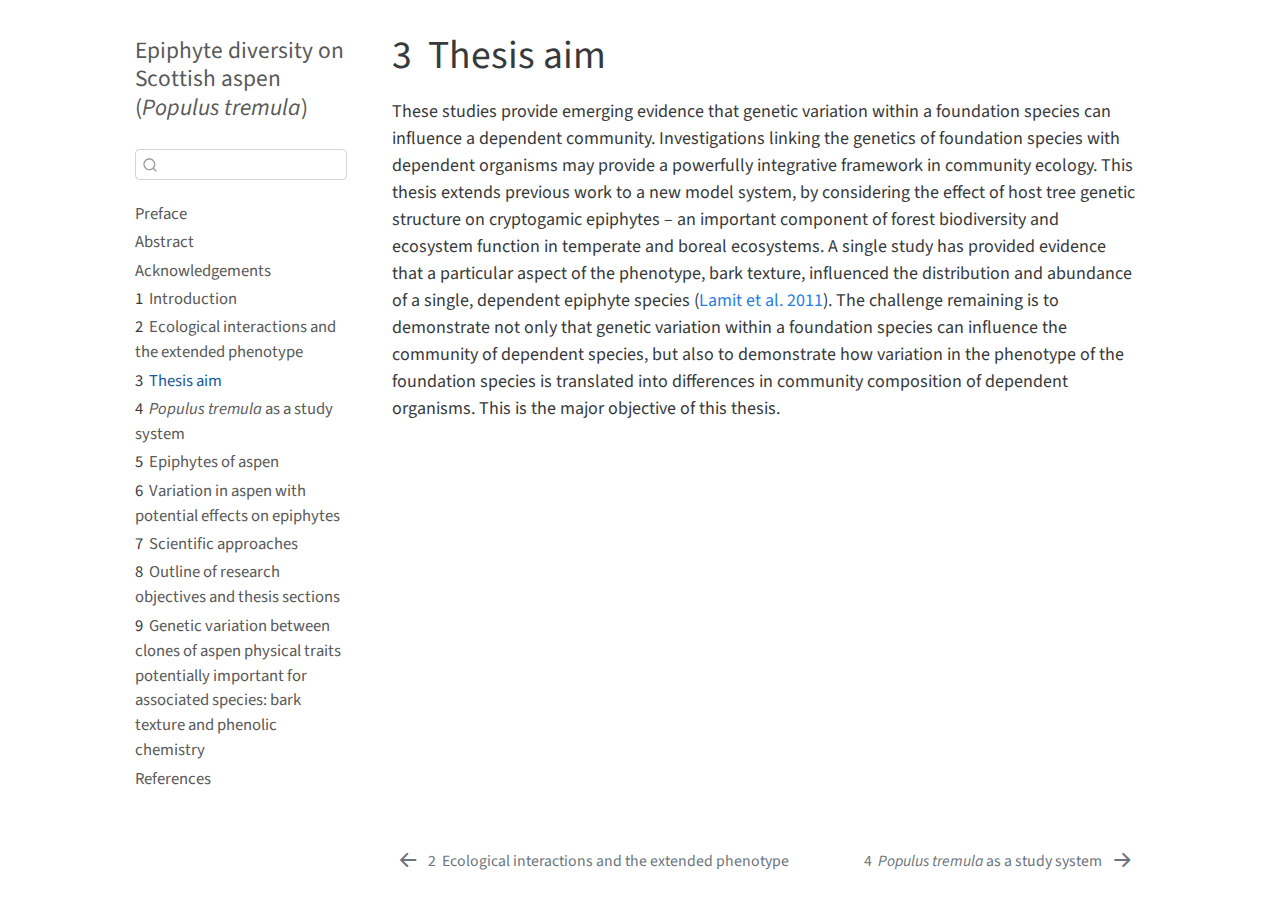
<file: docs/ch1-2.html>
<!DOCTYPE html>
<html xmlns="http://www.w3.org/1999/xhtml" lang="en" xml:lang="en"><head>
  <meta charset="utf-8">
  <meta name="generator" content="quarto-0.9.172">
  <meta name="viewport" content="width=device-width, initial-scale=1.0, user-scalable=yes">
  <title>Epiphyte diversity on Scottish aspen (Populus tremula) - 3&nbsp; Thesis aim</title>
  <style>
    code{white-space: pre-wrap;}
    span.smallcaps{font-variant: small-caps;}
    span.underline{text-decoration: underline;}
    div.column{display: inline-block; vertical-align: top; width: 50%;}
    div.hanging-indent{margin-left: 1.5em; text-indent: -1.5em;}
    ul.task-list{list-style: none;}
    div.csl-bib-body { }
    div.csl-entry {
      clear: both;
    }
    .hanging div.csl-entry {
      margin-left:2em;
      text-indent:-2em;
    }
    div.csl-left-margin {
      min-width:2em;
      float:left;
    }
    div.csl-right-inline {
      margin-left:2em;
      padding-left:1em;
    }
    div.csl-indent {
      margin-left: 2em;
    }
  </style>

  <script src="site_libs/quarto-nav/quarto-nav.js"></script>
  <script src="site_libs/quarto-nav/headroom.min.js"></script>
  <script src="site_libs/clipboard/clipboard.min.js"></script>
  <meta name="quarto:offset" content="./">
  <script src="site_libs/quarto-search/autocomplete.umd.js"></script>
  <script src="site_libs/quarto-search/fuse.min.js"></script>
  <script src="site_libs/quarto-search/quarto-search.js"></script>
  <link href="./ch1-3.html" rel="next">
  <link href="./ch1-1.html" rel="prev">
  <script src="site_libs/quarto-html/quarto.js"></script>
  <script src="site_libs/quarto-html/popper.min.js"></script>
  <script src="site_libs/quarto-html/tippy.umd.min.js"></script>
  <script src="site_libs/quarto-html/anchor.min.js"></script>
  <link href="site_libs/quarto-html/tippy.css" rel="stylesheet">
  <link id="quarto-text-highlighting-styles" href="site_libs/quarto-html/quarto-syntax-highlighting.css" rel="stylesheet">
  <script src="site_libs/bootstrap/bootstrap.min.js"></script>
  <link href="site_libs/bootstrap/bootstrap-icons.css" rel="stylesheet">
  <link href="site_libs/bootstrap/bootstrap.min.css" rel="stylesheet">
  <script id="quarto-search-options" type="application/json">{
    "location": "sidebar",
    "copy-button": false,
    "collapse-after": 3,
    "panel-placement": "start",
    "type": "textbox",
    "limit": 20,
    "language": {
      "search-no-results-text": "No results",
      "search-matching-documents-text": "matching documents",
      "search-copy-link-title": "Copy link to search",
      "search-hide-matches-text": "Hide additional matches",
      "search-more-match-text": "more match in this document",
      "search-more-matches-text": "more matches in this document",
      "search-clear-button-title": "Clear",
      "search-detached-cancel-button-title": "Cancel",
      "search-submit-button-title": "Submit"
    }
  }</script>
  <!--[if lt IE 9]>
    <script src="//cdnjs.cloudflare.com/ajax/libs/html5shiv/3.7.3/html5shiv-printshiv.min.js"></script>
  <![endif]-->
</head>
<body class="floating fullcontent">
<div id="quarto-search-results"></div>
  <header id="quarto-header" class="headroom fixed-top">
  <nav class="quarto-secondary-nav" data-bs-toggle="collapse" data-bs-target="#quarto-sidebar" aria-controls="quarto-sidebar" aria-expanded="false" aria-label="Toggle sidebar navigation" onclick="if (window.quartoToggleHeadroom) { window.quartoToggleHeadroom(); }">
    <div class="container-fluid d-flex justify-content-between">
      <h1 class="quarto-secondary-nav-title"><span class="chapter-number">3</span>&nbsp; <span class="chapter-title">Thesis aim</span></h1>
      <button type="button" class="quarto-btn-toggle btn" aria-label="Show secondary navigation">
        <i class="bi bi-chevron-right"></i>
      </button>
    </div>
  </nav>
</header>
<!-- content -->
<div id="quarto-content" class="quarto-container page-columns page-rows-contents page-layout-article">
<!-- sidebar -->
  <nav id="quarto-sidebar" class="sidebar collapse sidebar-navigation floating overflow-auto">
    <div class="pt-lg-2 mt-2 text-left sidebar-header">
    <div class="sidebar-title mb-0 py-0">
      <a href="./">Epiphyte diversity on Scottish aspen (<em>Populus tremula</em>)</a> 
    </div>
      </div>
      <div class="mt-2 flex-shrink-0 align-items-center">
        <div class="sidebar-search">
        <div id="quarto-search" class="" title="Search"></div>
        </div>
      </div>
    <div class="sidebar-menu-container"> 
    <ul class="list-unstyled mt-1">
        <li class="sidebar-item">
  <div class="sidebar-item-container"> 
  <a href="./index.html" class="sidebar-item-text sidebar-link">Preface</a>
  </div>
</li>
        <li class="sidebar-item">
  <div class="sidebar-item-container"> 
  <a href="./abstract.html" class="sidebar-item-text sidebar-link">Abstract</a>
  </div>
</li>
        <li class="sidebar-item">
  <div class="sidebar-item-container"> 
  <a href="./acknowledge.html" class="sidebar-item-text sidebar-link">Acknowledgements</a>
  </div>
</li>
        <li class="sidebar-item">
  <div class="sidebar-item-container"> 
  <a href="./ch1intro.html" class="sidebar-item-text sidebar-link"><span class="chapter-number">1</span>&nbsp; <span class="chapter-title">Introduction</span></a>
  </div>
</li>
        <li class="sidebar-item">
  <div class="sidebar-item-container"> 
  <a href="./ch1-1.html" class="sidebar-item-text sidebar-link"><span class="chapter-number">2</span>&nbsp; <span class="chapter-title">Ecological interactions and the extended phenotype</span></a>
  </div>
</li>
        <li class="sidebar-item">
  <div class="sidebar-item-container"> 
  <a href="./ch1-2.html" class="sidebar-item-text sidebar-link active"><span class="chapter-number">3</span>&nbsp; <span class="chapter-title">Thesis aim</span></a>
  </div>
</li>
        <li class="sidebar-item">
  <div class="sidebar-item-container"> 
  <a href="./ch1-3.html" class="sidebar-item-text sidebar-link"><span class="chapter-number">4</span>&nbsp; <span class="chapter-title"><em>Populus tremula</em> as a study system</span></a>
  </div>
</li>
        <li class="sidebar-item">
  <div class="sidebar-item-container"> 
  <a href="./ch1-4.html" class="sidebar-item-text sidebar-link"><span class="chapter-number">5</span>&nbsp; <span class="chapter-title">Epiphytes of aspen</span></a>
  </div>
</li>
        <li class="sidebar-item">
  <div class="sidebar-item-container"> 
  <a href="./ch1-5.html" class="sidebar-item-text sidebar-link"><span class="chapter-number">6</span>&nbsp; <span class="chapter-title">Variation in aspen with potential effects on epiphytes</span></a>
  </div>
</li>
        <li class="sidebar-item">
  <div class="sidebar-item-container"> 
  <a href="./ch1-6.html" class="sidebar-item-text sidebar-link"><span class="chapter-number">7</span>&nbsp; <span class="chapter-title">Scientific approaches</span></a>
  </div>
</li>
        <li class="sidebar-item">
  <div class="sidebar-item-container"> 
  <a href="./ch1-7.html" class="sidebar-item-text sidebar-link"><span class="chapter-number">8</span>&nbsp; <span class="chapter-title">Outline of research objectives and thesis sections</span></a>
  </div>
</li>
        <li class="sidebar-item">
  <div class="sidebar-item-container"> 
  <a href="./ch2intro.html" class="sidebar-item-text sidebar-link"><span class="chapter-number">9</span>&nbsp; <span class="chapter-title">Genetic variation between clones of aspen physical traits potentially important for associated species: bark texture and phenolic chemistry</span></a>
  </div>
</li>
        <li class="sidebar-item">
  <div class="sidebar-item-container"> 
  <a href="./references.html" class="sidebar-item-text sidebar-link">References</a>
  </div>
</li>
    </ul>
    </div>
</nav>
<!-- margin-sidebar -->
    
<!-- main -->
<main class="content" id="quarto-document-content">
<header id="title-block-header" class="quarto-title-block default">

<div class="quarto-title"><h1 class="title d-none d-lg-block display-7"><span class="chapter-number">3</span>&nbsp; <span class="chapter-title">Thesis aim</span></h1></div></header>
<p>These studies provide emerging evidence that genetic variation within a foundation species can influence a dependent community. Investigations linking the genetics of foundation species with dependent organisms may provide a powerfully integrative framework in community ecology. This thesis extends previous work to a new model system, by considering the effect of host tree genetic structure on cryptogamic epiphytes – an important component of forest biodiversity and ecosystem function in temperate and boreal ecosystems. A single study has provided evidence that a particular aspect of the phenotype, bark texture, influenced the distribution and abundance of a single, dependent epiphyte species <span class="citation" data-cites="lamit_etal11">(<a href="references.html#ref-lamit_etal11" role="doc-biblioref">Lamit et al. 2011</a>)</span>. The challenge remaining is to demonstrate not only that genetic variation within a foundation species can influence the community of dependent species, but also to demonstrate how variation in the phenotype of the foundation species is translated into differences in community composition of dependent organisms. This is the major objective of this thesis.</p>



<div id="refs" class="references csl-bib-body hanging-indent" role="doc-bibliography" style="display: none">
<div id="ref-lamit_etal11" class="csl-entry" role="doc-biblioentry">
Lamit, L J, M A Bowker, L M Holeski, R R Næsborg, S C Wooley, M Zinkgraf, R L Lindroth, T G Whitham, and C A Gehring. 2011. <span>“Genetically-Based Trait Variation Within a Foundation Tree Species Influences a Dominant Bark Lichen.”</span> <em>Fungal Ecology</em> 4 (1): 103–9. <a href="https://doi.org/10.1016/j.funeco.2010.09.007">https://doi.org/10.1016/j.funeco.2010.09.007</a>.
</div>
</div>
</main> <!-- /main -->
<script type="application/javascript">
window.document.addEventListener("DOMContentLoaded", function (event) {
  const icon = "";
  const anchorJS = new window.AnchorJS();
  anchorJS.options = {
    placement: 'right',
    icon: icon
  };
  anchorJS.add('.anchored');
  const clipboard = new window.ClipboardJS('.code-copy-button', {
    target: function(trigger) {
      return trigger.previousElementSibling;
    }
  });
  clipboard.on('success', function(e) {
    // button target
    const button = e.trigger;
    // don't keep focus
    button.blur();
    // flash "checked"
    button.classList.add('code-copy-button-checked');
    setTimeout(function() {
      button.classList.remove('code-copy-button-checked');
    }, 1000);
    // clear code selection
    e.clearSelection();
  });
  function tippyHover(el, contentFn) {
    const config = {
      allowHTML: true,
      content: contentFn,
      maxWidth: 500,
      delay: 100,
      arrow: false,
      appendTo: function(el) {
          return el.parentElement;
      },
      interactive: true,
      interactiveBorder: 10,
      theme: 'quarto',
      placement: 'bottom-start'
    };
    window.tippy(el, config); 
  }
  const noterefs = window.document.querySelectorAll('a[role="doc-noteref"]');
  for (var i=0; i<noterefs.length; i++) {
    const ref = noterefs[i];
    tippyHover(ref, function() {
      let href = ref.getAttribute('href');
      try { href = new URL(href).hash; } catch {}
      const id = href.replace(/^#\/?/, "");
      const note = window.document.getElementById(id);
      return note.innerHTML;
    });
  }
  var bibliorefs = window.document.querySelectorAll('a[role="doc-biblioref"]');
  for (var i=0; i<bibliorefs.length; i++) {
    const ref = bibliorefs[i];
    const cites = ref.parentNode.getAttribute('data-cites').split(' ');
    tippyHover(ref, function() {
      var popup = window.document.createElement('div');
      cites.forEach(function(cite) {
        var citeDiv = window.document.createElement('div');
        citeDiv.classList.add('hanging-indent');
        citeDiv.classList.add('csl-entry');
        var biblioDiv = window.document.getElementById('ref-' + cite);
        if (biblioDiv) {
          citeDiv.innerHTML = biblioDiv.innerHTML;
        }
        popup.appendChild(citeDiv);
      });
      return popup.innerHTML;
    });
  }
});
</script>
<nav class="page-navigation">
  <div class="nav-page nav-page-previous">
      <a href="./ch1-1.html" class="pagination-link">
        <i class="bi bi-arrow-left-short"></i> <span class="nav-page-text"><span class="chapter-number">2</span>&nbsp; <span class="chapter-title">Ecological interactions and the extended phenotype</span></span>
      </a>          
  </div>
  <div class="nav-page nav-page-next">
      <a href="./ch1-3.html" class="pagination-link">
        <span class="nav-page-text"><span class="chapter-number">4</span>&nbsp; <span class="chapter-title"><em>Populus tremula</em> as a study system</span></span> <i class="bi bi-arrow-right-short"></i>
      </a>
  </div>
</nav>
</div> <!-- /content -->


</body></html>
</file>
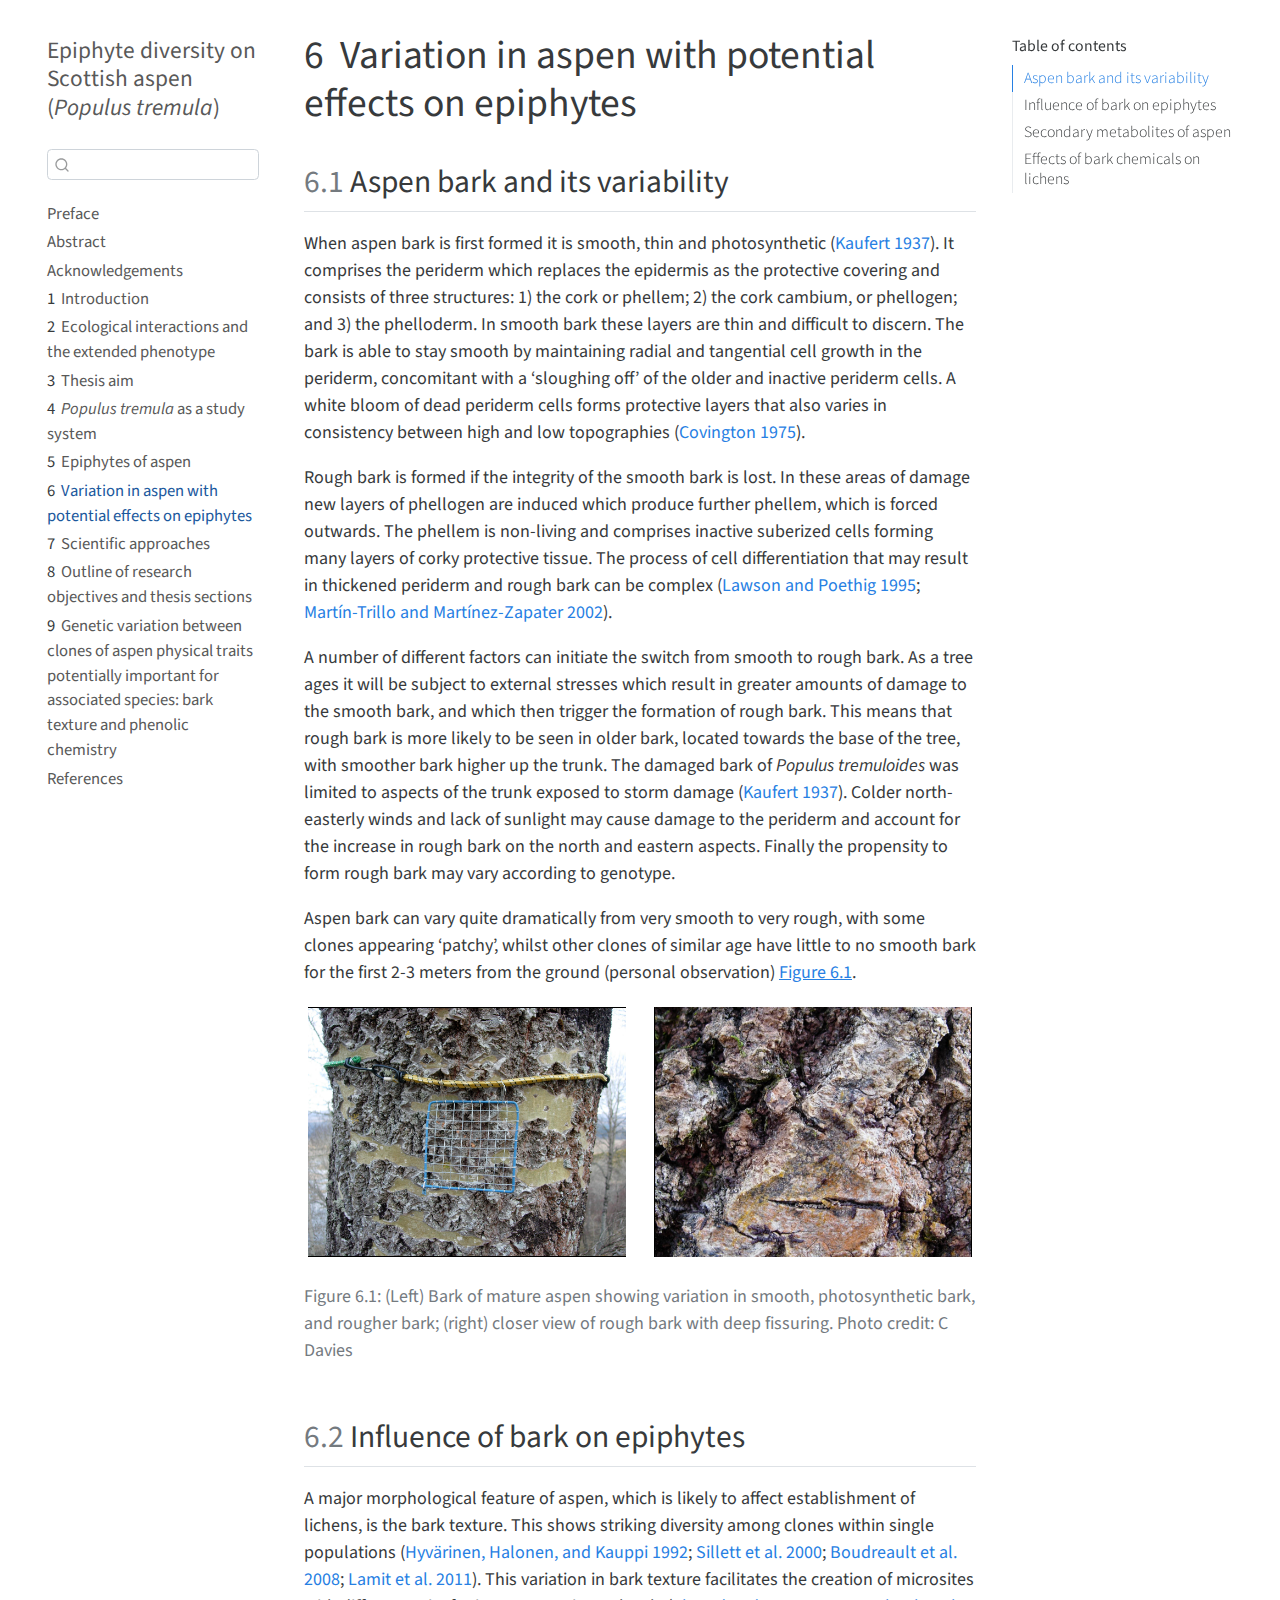
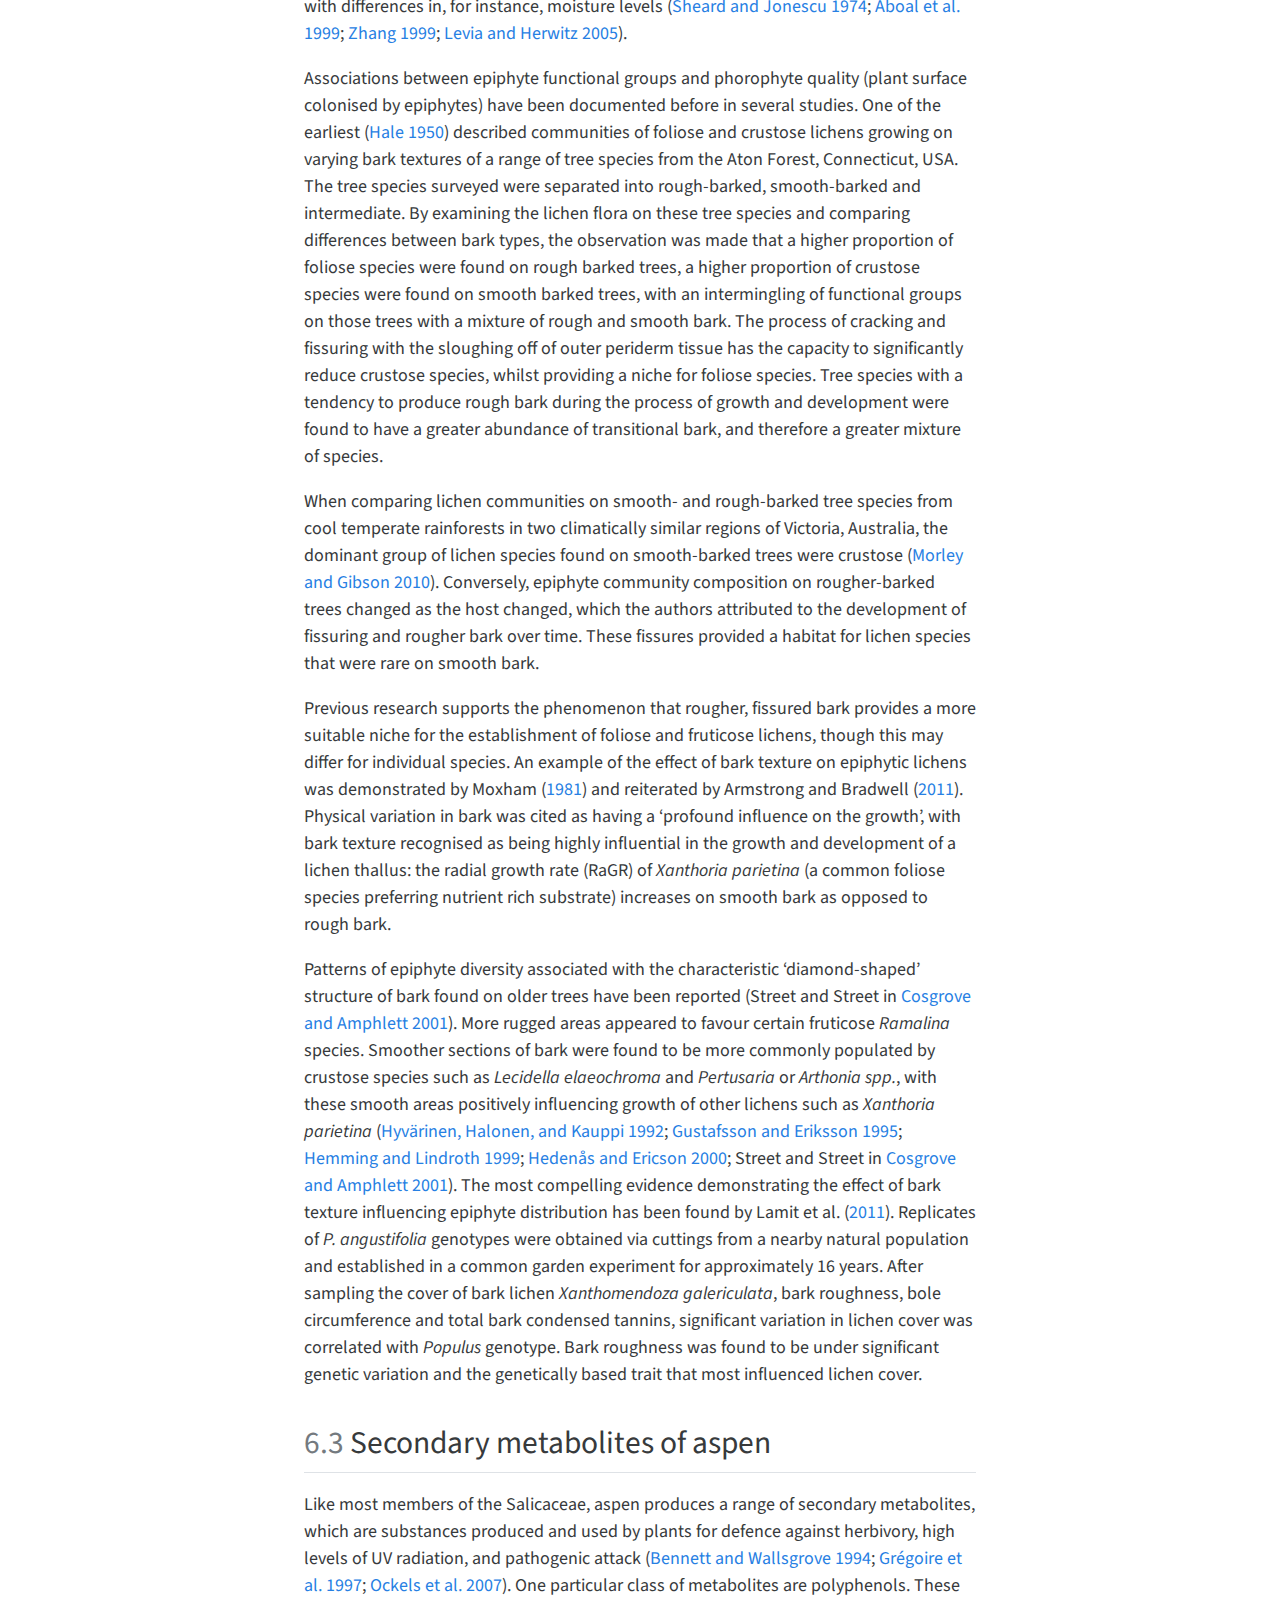
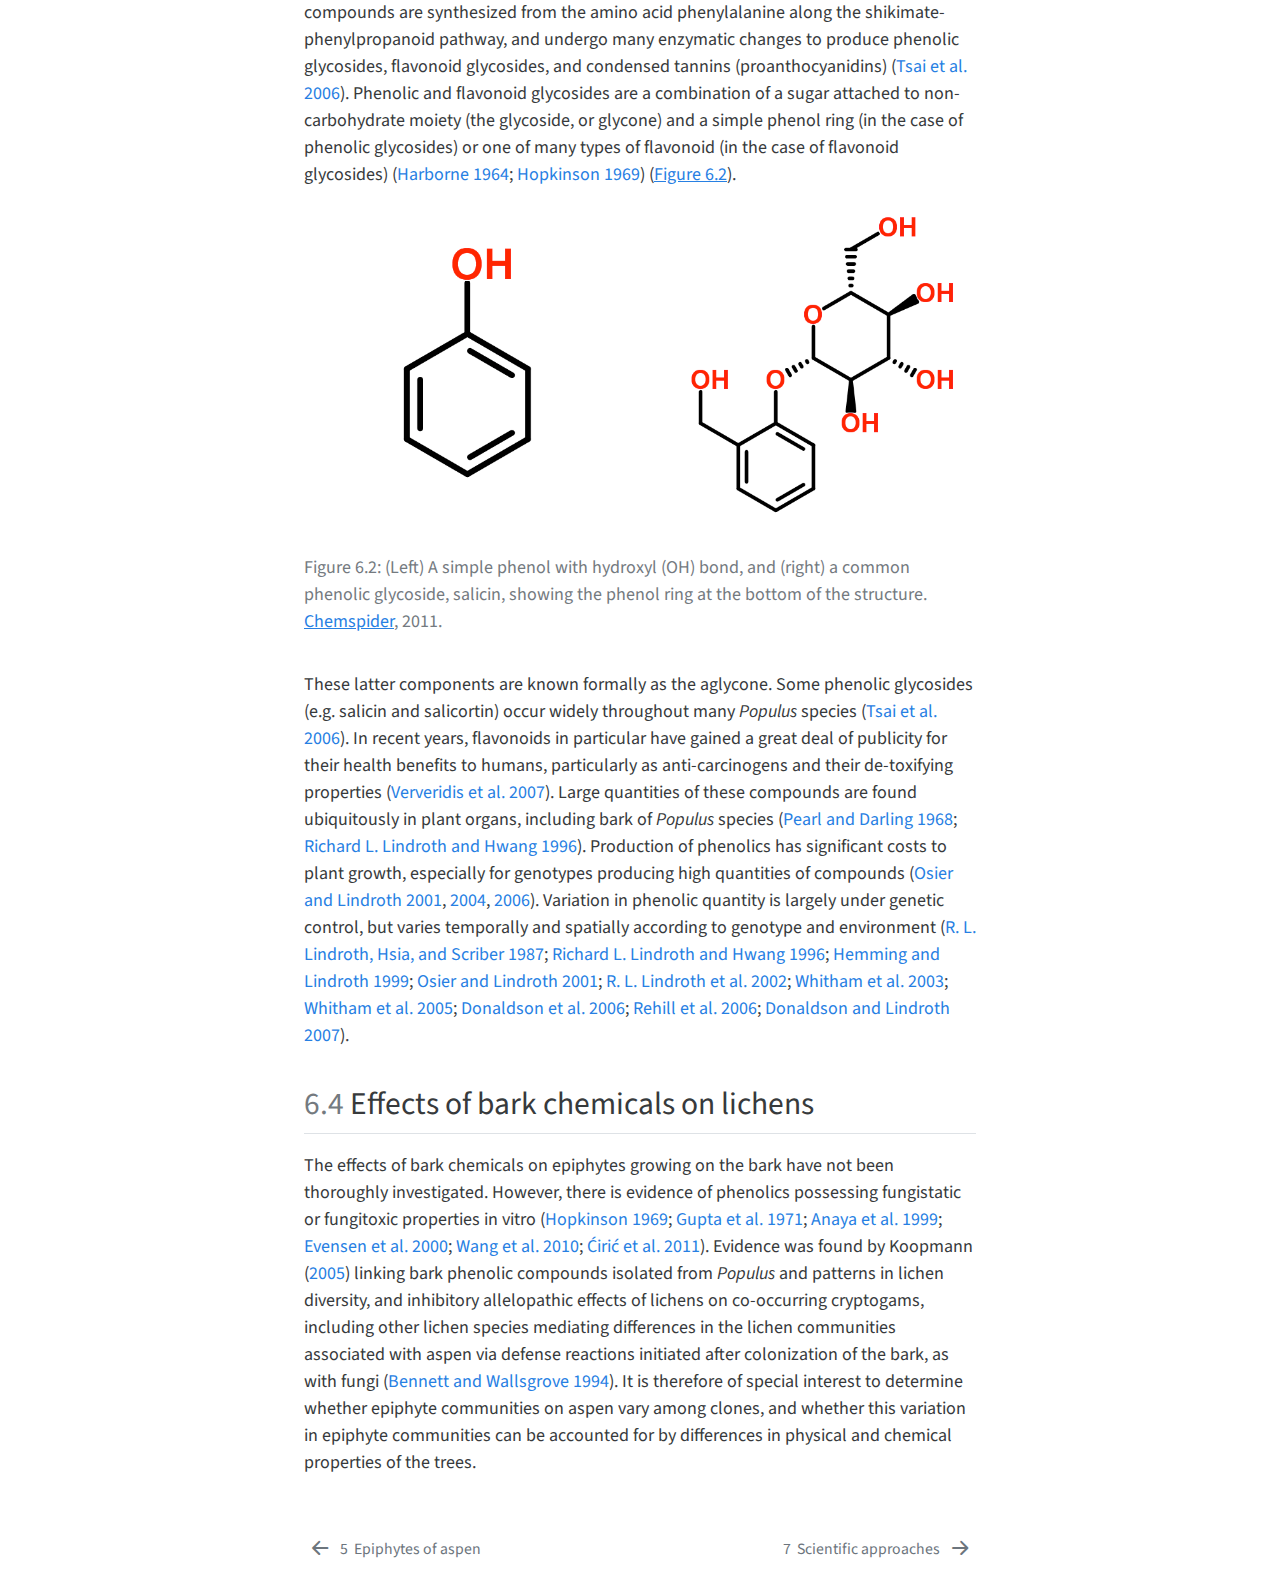
<file: docs/ch1-5.html>
<!DOCTYPE html>
<html xmlns="http://www.w3.org/1999/xhtml" lang="en" xml:lang="en"><head>
  <meta charset="utf-8">
  <meta name="generator" content="quarto-0.9.172">
  <meta name="viewport" content="width=device-width, initial-scale=1.0, user-scalable=yes">
  <title>Epiphyte diversity on Scottish aspen (Populus tremula) - 6&nbsp; Variation in aspen with potential effects on epiphytes</title>
  <style>
    code{white-space: pre-wrap;}
    span.smallcaps{font-variant: small-caps;}
    span.underline{text-decoration: underline;}
    div.column{display: inline-block; vertical-align: top; width: 50%;}
    div.hanging-indent{margin-left: 1.5em; text-indent: -1.5em;}
    ul.task-list{list-style: none;}
    div.csl-bib-body { }
    div.csl-entry {
      clear: both;
    }
    .hanging div.csl-entry {
      margin-left:2em;
      text-indent:-2em;
    }
    div.csl-left-margin {
      min-width:2em;
      float:left;
    }
    div.csl-right-inline {
      margin-left:2em;
      padding-left:1em;
    }
    div.csl-indent {
      margin-left: 2em;
    }
  </style>

  <script src="site_libs/quarto-nav/quarto-nav.js"></script>
  <script src="site_libs/quarto-nav/headroom.min.js"></script>
  <script src="site_libs/clipboard/clipboard.min.js"></script>
  <meta name="quarto:offset" content="./">
  <script src="site_libs/quarto-search/autocomplete.umd.js"></script>
  <script src="site_libs/quarto-search/fuse.min.js"></script>
  <script src="site_libs/quarto-search/quarto-search.js"></script>
  <link href="./ch1-6.html" rel="next">
  <link href="./ch1-4.html" rel="prev">
  <script src="site_libs/quarto-html/quarto.js"></script>
  <script src="site_libs/quarto-html/popper.min.js"></script>
  <script src="site_libs/quarto-html/tippy.umd.min.js"></script>
  <script src="site_libs/quarto-html/anchor.min.js"></script>
  <link href="site_libs/quarto-html/tippy.css" rel="stylesheet">
  <link id="quarto-text-highlighting-styles" href="site_libs/quarto-html/quarto-syntax-highlighting.css" rel="stylesheet">
  <script src="site_libs/bootstrap/bootstrap.min.js"></script>
  <link href="site_libs/bootstrap/bootstrap-icons.css" rel="stylesheet">
  <link href="site_libs/bootstrap/bootstrap.min.css" rel="stylesheet">
  <script id="quarto-search-options" type="application/json">{
    "location": "sidebar",
    "copy-button": false,
    "collapse-after": 3,
    "panel-placement": "start",
    "type": "textbox",
    "limit": 20,
    "language": {
      "search-no-results-text": "No results",
      "search-matching-documents-text": "matching documents",
      "search-copy-link-title": "Copy link to search",
      "search-hide-matches-text": "Hide additional matches",
      "search-more-match-text": "more match in this document",
      "search-more-matches-text": "more matches in this document",
      "search-clear-button-title": "Clear",
      "search-detached-cancel-button-title": "Cancel",
      "search-submit-button-title": "Submit"
    }
  }</script>
  <!--[if lt IE 9]>
    <script src="//cdnjs.cloudflare.com/ajax/libs/html5shiv/3.7.3/html5shiv-printshiv.min.js"></script>
  <![endif]-->
</head>
<body class="floating">
<div id="quarto-search-results"></div>
  <header id="quarto-header" class="headroom fixed-top">
  <nav class="quarto-secondary-nav" data-bs-toggle="collapse" data-bs-target="#quarto-sidebar" aria-controls="quarto-sidebar" aria-expanded="false" aria-label="Toggle sidebar navigation" onclick="if (window.quartoToggleHeadroom) { window.quartoToggleHeadroom(); }">
    <div class="container-fluid d-flex justify-content-between">
      <h1 class="quarto-secondary-nav-title"><span class="chapter-number">6</span>&nbsp; <span class="chapter-title">Variation in aspen with potential effects on epiphytes</span></h1>
      <button type="button" class="quarto-btn-toggle btn" aria-label="Show secondary navigation">
        <i class="bi bi-chevron-right"></i>
      </button>
    </div>
  </nav>
</header>
<!-- content -->
<div id="quarto-content" class="quarto-container page-columns page-rows-contents page-layout-article">
<!-- sidebar -->
  <nav id="quarto-sidebar" class="sidebar collapse sidebar-navigation floating overflow-auto">
    <div class="pt-lg-2 mt-2 text-left sidebar-header">
    <div class="sidebar-title mb-0 py-0">
      <a href="./">Epiphyte diversity on Scottish aspen (<em>Populus tremula</em>)</a> 
    </div>
      </div>
      <div class="mt-2 flex-shrink-0 align-items-center">
        <div class="sidebar-search">
        <div id="quarto-search" class="" title="Search"></div>
        </div>
      </div>
    <div class="sidebar-menu-container"> 
    <ul class="list-unstyled mt-1">
        <li class="sidebar-item">
  <div class="sidebar-item-container"> 
  <a href="./index.html" class="sidebar-item-text sidebar-link">Preface</a>
  </div>
</li>
        <li class="sidebar-item">
  <div class="sidebar-item-container"> 
  <a href="./abstract.html" class="sidebar-item-text sidebar-link">Abstract</a>
  </div>
</li>
        <li class="sidebar-item">
  <div class="sidebar-item-container"> 
  <a href="./acknowledge.html" class="sidebar-item-text sidebar-link">Acknowledgements</a>
  </div>
</li>
        <li class="sidebar-item">
  <div class="sidebar-item-container"> 
  <a href="./ch1intro.html" class="sidebar-item-text sidebar-link"><span class="chapter-number">1</span>&nbsp; <span class="chapter-title">Introduction</span></a>
  </div>
</li>
        <li class="sidebar-item">
  <div class="sidebar-item-container"> 
  <a href="./ch1-1.html" class="sidebar-item-text sidebar-link"><span class="chapter-number">2</span>&nbsp; <span class="chapter-title">Ecological interactions and the extended phenotype</span></a>
  </div>
</li>
        <li class="sidebar-item">
  <div class="sidebar-item-container"> 
  <a href="./ch1-2.html" class="sidebar-item-text sidebar-link"><span class="chapter-number">3</span>&nbsp; <span class="chapter-title">Thesis aim</span></a>
  </div>
</li>
        <li class="sidebar-item">
  <div class="sidebar-item-container"> 
  <a href="./ch1-3.html" class="sidebar-item-text sidebar-link"><span class="chapter-number">4</span>&nbsp; <span class="chapter-title"><em>Populus tremula</em> as a study system</span></a>
  </div>
</li>
        <li class="sidebar-item">
  <div class="sidebar-item-container"> 
  <a href="./ch1-4.html" class="sidebar-item-text sidebar-link"><span class="chapter-number">5</span>&nbsp; <span class="chapter-title">Epiphytes of aspen</span></a>
  </div>
</li>
        <li class="sidebar-item">
  <div class="sidebar-item-container"> 
  <a href="./ch1-5.html" class="sidebar-item-text sidebar-link active"><span class="chapter-number">6</span>&nbsp; <span class="chapter-title">Variation in aspen with potential effects on epiphytes</span></a>
  </div>
</li>
        <li class="sidebar-item">
  <div class="sidebar-item-container"> 
  <a href="./ch1-6.html" class="sidebar-item-text sidebar-link"><span class="chapter-number">7</span>&nbsp; <span class="chapter-title">Scientific approaches</span></a>
  </div>
</li>
        <li class="sidebar-item">
  <div class="sidebar-item-container"> 
  <a href="./ch1-7.html" class="sidebar-item-text sidebar-link"><span class="chapter-number">8</span>&nbsp; <span class="chapter-title">Outline of research objectives and thesis sections</span></a>
  </div>
</li>
        <li class="sidebar-item">
  <div class="sidebar-item-container"> 
  <a href="./ch2intro.html" class="sidebar-item-text sidebar-link"><span class="chapter-number">9</span>&nbsp; <span class="chapter-title">Genetic variation between clones of aspen physical traits potentially important for associated species: bark texture and phenolic chemistry</span></a>
  </div>
</li>
        <li class="sidebar-item">
  <div class="sidebar-item-container"> 
  <a href="./references.html" class="sidebar-item-text sidebar-link">References</a>
  </div>
</li>
    </ul>
    </div>
</nav>
<!-- margin-sidebar -->
    <div id="quarto-margin-sidebar" class="sidebar margin-sidebar">
        <nav id="TOC" role="doc-toc">
<h2 id="toc-title">Table of contents</h2>
<ul>
<li><a href="#aspen-bark-and-its-variability" class="nav-link active" data-scroll-target="#aspen-bark-and-its-variability"> <span class="header-section-number">6.1</span> Aspen bark and its variability</a></li>
<li><a href="#influence-of-bark-on-epiphytes" class="nav-link" data-scroll-target="#influence-of-bark-on-epiphytes"> <span class="header-section-number">6.2</span> Influence of bark on epiphytes</a></li>
<li><a href="#secondary-metabolites-of-aspen" class="nav-link" data-scroll-target="#secondary-metabolites-of-aspen"> <span class="header-section-number">6.3</span> Secondary metabolites of aspen</a></li>
<li><a href="#effects-of-bark-chemicals-on-lichens" class="nav-link" data-scroll-target="#effects-of-bark-chemicals-on-lichens"> <span class="header-section-number">6.4</span> Effects of bark chemicals on lichens</a></li>
</ul>
</nav>
    </div>
<!-- main -->
<main class="content" id="quarto-document-content">
<header id="title-block-header" class="quarto-title-block default">

<div class="quarto-title"><h1 class="title d-none d-lg-block display-7"><span class="chapter-number">6</span>&nbsp; <span class="chapter-title">Variation in aspen with potential effects on epiphytes</span></h1></div></header>

<section id="aspen-bark-and-its-variability" class="level2" data-number="6.1">
<h2 data-number="6.1" class="anchored" data-anchor-id="aspen-bark-and-its-variability"><span class="header-section-number">6.1</span> Aspen bark and its variability</h2>
<p>When aspen bark is first formed it is smooth, thin and photosynthetic <span class="citation" data-cites="kaufert37">(<a href="references.html#ref-kaufert37" role="doc-biblioref">Kaufert 1937</a>)</span>. It comprises the periderm which replaces the epidermis as the protective covering and consists of three structures: 1) the cork or phellem; 2) the cork cambium, or phellogen; and 3) the phelloderm. In smooth bark these layers are thin and difficult to discern. The bark is able to stay smooth by maintaining radial and tangential cell growth in the periderm, concomitant with a ‘sloughing off’ of the older and inactive periderm cells. A white bloom of dead periderm cells forms protective layers that also varies in consistency between high and low topographies <span class="citation" data-cites="covington75">(<a href="references.html#ref-covington75" role="doc-biblioref">Covington 1975</a>)</span>.</p>
<p>Rough bark is formed if the integrity of the smooth bark is lost. In these areas of damage new layers of phellogen are induced which produce further phellem, which is forced outwards. The phellem is non-living and comprises inactive suberized cells forming many layers of corky protective tissue. The process of cell differentiation that may result in thickened periderm and rough bark can be complex <span class="citation" data-cites="lawson_poethig95 martin_trillo02">(<a href="references.html#ref-lawson_poethig95" role="doc-biblioref">Lawson and Poethig 1995</a>; <a href="references.html#ref-martin_trillo02" role="doc-biblioref">Martín-Trillo and Martínez-Zapater 2002</a>)</span>.</p>
<p>A number of different factors can initiate the switch from smooth to rough bark. As a tree ages it will be subject to external stresses which result in greater amounts of damage to the smooth bark, and which then trigger the formation of rough bark. This means that rough bark is more likely to be seen in older bark, located towards the base of the tree, with smoother bark higher up the trunk. The damaged bark of <em>Populus tremuloides</em> was limited to aspects of the trunk exposed to storm damage <span class="citation" data-cites="kaufert37">(<a href="references.html#ref-kaufert37" role="doc-biblioref">Kaufert 1937</a>)</span>. Colder north-easterly winds and lack of sunlight may cause damage to the periderm and account for the increase in rough bark on the north and eastern aspects. Finally the propensity to form rough bark may vary according to genotype.</p>
<p>Aspen bark can vary quite dramatically from very smooth to very rough, with some clones appearing ‘patchy’, whilst other clones of similar age have little to no smooth bark for the first 2-3 meters from the ground (personal observation) <a href="#fig-bark-types">Figure&nbsp;<span>6.1</span></a>.</p>
<div class="quarto-layout-panel">
<figure class="figure">
<div class="quarto-layout-row quarto-layout-valign-top">
<div class="quarto-layout-cell" style="flex-basis: 50.0%;justify-content: center;">
<p><img src="mature_aspen_bark_v2.png" class="img-fluid figure-img"></p>
</div>
<div class="quarto-layout-cell" style="flex-basis: 50.0%;justify-content: center;">
<p><img src="rough_bark_v2.png" class="img-fluid figure-img"></p>
</div>
</div>
<p></p><figcaption aria-hidden="true" class="figure-caption">Figure 6.1: (Left) Bark of mature aspen showing variation in smooth, photosynthetic bark, and rougher bark; (right) closer view of rough bark with deep fissuring. Photo credit: C Davies</figcaption><p></p>
</figure>
</div>
</section>
<section id="influence-of-bark-on-epiphytes" class="level2" data-number="6.2">
<h2 data-number="6.2" class="anchored" data-anchor-id="influence-of-bark-on-epiphytes"><span class="header-section-number">6.2</span> Influence of bark on epiphytes</h2>
<p>A major morphological feature of aspen, which is likely to affect establishment of lichens, is the bark texture. This shows striking diversity among clones within single populations <span class="citation" data-cites="hyvarinen_etal92 sillett_etal00 boudreault_etal08 lamit_etal11">(<a href="references.html#ref-hyvarinen_etal92" role="doc-biblioref">Hyvärinen, Halonen, and Kauppi 1992</a>; <a href="references.html#ref-sillett_etal00" role="doc-biblioref">Sillett et al. 2000</a>; <a href="references.html#ref-boudreault_etal08" role="doc-biblioref">Boudreault et al. 2008</a>; <a href="references.html#ref-lamit_etal11" role="doc-biblioref">Lamit et al. 2011</a>)</span>. This variation in bark texture facilitates the creation of microsites with differences in, for instance, moisture levels <span class="citation" data-cites="sheard_jonescu74 aboal_etal99 zhang99 levia_herwitz05">(<a href="references.html#ref-sheard_jonescu74" role="doc-biblioref">Sheard and Jonescu 1974</a>; <a href="references.html#ref-aboal_etal99" role="doc-biblioref">Aboal et al. 1999</a>; <a href="references.html#ref-zhang99" role="doc-biblioref">Zhang 1999</a>; <a href="references.html#ref-levia_herwitz05" role="doc-biblioref">Levia and Herwitz 2005</a>)</span>.</p>
<p>Associations between epiphyte functional groups and phorophyte quality (plant surface colonised by epiphytes) have been documented before in several studies. One of the earliest <span class="citation" data-cites="hale50">(<a href="references.html#ref-hale50" role="doc-biblioref">Hale 1950</a>)</span> described communities of foliose and crustose lichens growing on varying bark textures of a range of tree species from the Aton Forest, Connecticut, USA. The tree species surveyed were separated into rough-barked, smooth-barked and intermediate. By examining the lichen flora on these tree species and comparing differences between bark types, the observation was made that a higher proportion of foliose species were found on rough barked trees, a higher proportion of crustose species were found on smooth barked trees, with an intermingling of functional groups on those trees with a mixture of rough and smooth bark. The process of cracking and fissuring with the sloughing off of outer periderm tissue has the capacity to significantly reduce crustose species, whilst providing a niche for foliose species. Tree species with a tendency to produce rough bark during the process of growth and development were found to have a greater abundance of transitional bark, and therefore a greater mixture of species.</p>
<p>When comparing lichen communities on smooth- and rough-barked tree species from cool temperate rainforests in two climatically similar regions of Victoria, Australia, the dominant group of lichen species found on smooth-barked trees were crustose <span class="citation" data-cites="morley_gibson10">(<a href="references.html#ref-morley_gibson10" role="doc-biblioref">Morley and Gibson 2010</a>)</span>. Conversely, epiphyte community composition on rougher-barked trees changed as the host changed, which the authors attributed to the development of fissuring and rougher bark over time. These fissures provided a habitat for lichen species that were rare on smooth bark.</p>
<p>Previous research supports the phenomenon that rougher, fissured bark provides a more suitable niche for the establishment of foliose and fruticose lichens, though this may differ for individual species. An example of the effect of bark texture on epiphytic lichens was demonstrated by <span class="citation" data-cites="moxham81">Moxham (<a href="references.html#ref-moxham81" role="doc-biblioref">1981</a>)</span> and reiterated by <span class="citation" data-cites="armstrong_bradwell11">Armstrong and Bradwell (<a href="references.html#ref-armstrong_bradwell11" role="doc-biblioref">2011</a>)</span>. Physical variation in bark was cited as having a ‘profound influence on the growth’, with bark texture recognised as being highly influential in the growth and development of a lichen thallus: the radial growth rate (RaGR) of <em>Xanthoria parietina</em> (a common foliose species preferring nutrient rich substrate) increases on smooth bark as opposed to rough bark.</p>
<p>Patterns of epiphyte diversity associated with the characteristic ‘diamond-shaped’ structure of bark found on older trees have been reported <span class="citation" data-cites="cosgrove_amphlett01">(Street and Street in <a href="references.html#ref-cosgrove_amphlett01" role="doc-biblioref">Cosgrove and Amphlett 2001</a>)</span>. More rugged areas appeared to favour certain fruticose <em>Ramalina</em> species. Smoother sections of bark were found to be more commonly populated by crustose species such as <em>Lecidella elaeochroma</em> and <em>Pertusaria</em> or <em>Arthonia spp.</em>, with these smooth areas positively influencing growth of other lichens such as <em>Xanthoria parietina</em> <span class="citation" data-cites="hyvarinen_etal92 gustafsson_eriksson95 hemming_lindroth99 hedenas_ericson00 cosgrove_amphlett01">(<a href="references.html#ref-hyvarinen_etal92" role="doc-biblioref">Hyvärinen, Halonen, and Kauppi 1992</a>; <a href="references.html#ref-gustafsson_eriksson95" role="doc-biblioref">Gustafsson and Eriksson 1995</a>; <a href="references.html#ref-hemming_lindroth99" role="doc-biblioref">Hemming and Lindroth 1999</a>; <a href="references.html#ref-hedenas_ericson00" role="doc-biblioref">Hedenås and Ericson 2000</a>; Street and Street in <a href="references.html#ref-cosgrove_amphlett01" role="doc-biblioref">Cosgrove and Amphlett 2001</a>)</span>. The most compelling evidence demonstrating the effect of bark texture influencing epiphyte distribution has been found by <span class="citation" data-cites="lamit_etal11">Lamit et al. (<a href="references.html#ref-lamit_etal11" role="doc-biblioref">2011</a>)</span>. Replicates of <em>P. angustifolia</em> genotypes were obtained via cuttings from a nearby natural population and established in a common garden experiment for approximately 16 years. After sampling the cover of bark lichen <em>Xanthomendoza galericulata</em>, bark roughness, bole circumference and total bark condensed tannins, significant variation in lichen cover was correlated with <em>Populus</em> genotype. Bark roughness was found to be under significant genetic variation and the genetically based trait that most influenced lichen cover.</p>
</section>
<section id="secondary-metabolites-of-aspen" class="level2" data-number="6.3">
<h2 data-number="6.3" class="anchored" data-anchor-id="secondary-metabolites-of-aspen"><span class="header-section-number">6.3</span> Secondary metabolites of aspen</h2>
<p>Like most members of the Salicaceae, aspen produces a range of secondary metabolites, which are substances produced and used by plants for defence against herbivory, high levels of UV radiation, and pathogenic attack <span class="citation" data-cites="bennett_wallsgrove94 gregoire_etal97 ockels_etal07">(<a href="references.html#ref-bennett_wallsgrove94" role="doc-biblioref">Bennett and Wallsgrove 1994</a>; <a href="references.html#ref-gregoire_etal97" role="doc-biblioref">Grégoire et al. 1997</a>; <a href="references.html#ref-ockels_etal07" role="doc-biblioref">Ockels et al. 2007</a>)</span>. One particular class of metabolites are polyphenols. These compounds are synthesized from the amino acid phenylalanine along the shikimate-phenylpropanoid pathway, and undergo many enzymatic changes to produce phenolic glycosides, flavonoid glycosides, and condensed tannins (proanthocyanidins) <span class="citation" data-cites="tsai_etal06">(<a href="references.html#ref-tsai_etal06" role="doc-biblioref">Tsai et al. 2006</a>)</span>. Phenolic and flavonoid glycosides are a combination of a sugar attached to non-carbohydrate moiety (the glycoside, or glycone) and a simple phenol ring (in the case of phenolic glycosides) or one of many types of flavonoid (in the case of flavonoid glycosides) <span class="citation" data-cites="harborne64 hopkinson69">(<a href="references.html#ref-harborne64" role="doc-biblioref">Harborne 1964</a>; <a href="references.html#ref-hopkinson69" role="doc-biblioref">Hopkinson 1969</a>)</span> (<a href="#fig-phenols">Figure&nbsp;<span>6.2</span></a>).</p>
<div class="quarto-layout-panel">
<figure class="figure">
<div class="quarto-layout-row quarto-layout-valign-top">
<div class="quarto-layout-cell" style="flex-basis: 50.0%;justify-content: center;">
<p><img src="phenol.png" class="img-fluid figure-img"></p>
</div>
<div class="quarto-layout-cell" style="flex-basis: 50.0%;justify-content: center;">
<p><img src="salicin.png" class="img-fluid figure-img"></p>
</div>
</div>
<p></p><figcaption aria-hidden="true" class="figure-caption">Figure 6.2: (Left) A simple phenol with hydroxyl (OH) bond, and (right) a common phenolic glycoside, salicin, showing the phenol ring at the bottom of the structure. <a href="https://www.chemspider.com/">Chemspider</a>, 2011.</figcaption><p></p>
</figure>
</div>
<p>These latter components are known formally as the aglycone. Some phenolic glycosides (e.g.&nbsp;salicin and salicortin) occur widely throughout many <em>Populus</em> species <span class="citation" data-cites="tsai_etal06">(<a href="references.html#ref-tsai_etal06" role="doc-biblioref">Tsai et al. 2006</a>)</span>. In recent years, flavonoids in particular have gained a great deal of publicity for their health benefits to humans, particularly as anti-carcinogens and their de-toxifying properties <span class="citation" data-cites="ververidis_etal07">(<a href="references.html#ref-ververidis_etal07" role="doc-biblioref">Ververidis et al. 2007</a>)</span>. Large quantities of these compounds are found ubiquitously in plant organs, including bark of <em>Populus</em> species <span class="citation" data-cites="pearl_darling68 lindroth_hwang96">(<a href="references.html#ref-pearl_darling68" role="doc-biblioref">Pearl and Darling 1968</a>; <a href="references.html#ref-lindroth_hwang96" role="doc-biblioref">Richard L. Lindroth and Hwang 1996</a>)</span>. Production of phenolics has significant costs to plant growth, especially for genotypes producing high quantities of compounds <span class="citation" data-cites="osier_lindroth01 osier_lindroth04 osier_lindroth06">(<a href="references.html#ref-osier_lindroth01" role="doc-biblioref">Osier and Lindroth 2001</a>, <a href="references.html#ref-osier_lindroth04" role="doc-biblioref">2004</a>, <a href="references.html#ref-osier_lindroth06" role="doc-biblioref">2006</a>)</span>. Variation in phenolic quantity is largely under genetic control, but varies temporally and spatially according to genotype and environment <span class="citation" data-cites="lindroth_etal87 lindroth_hwang96 hemming_lindroth99 osier_lindroth01 lindroth_etal02 whitham_etal03 whitham05 donaldson_etal06 rehill_etal06 donaldson_lindroth07">(<a href="references.html#ref-lindroth_etal87" role="doc-biblioref">R. L. Lindroth, Hsia, and Scriber 1987</a>; <a href="references.html#ref-lindroth_hwang96" role="doc-biblioref">Richard L. Lindroth and Hwang 1996</a>; <a href="references.html#ref-hemming_lindroth99" role="doc-biblioref">Hemming and Lindroth 1999</a>; <a href="references.html#ref-osier_lindroth01" role="doc-biblioref">Osier and Lindroth 2001</a>; <a href="references.html#ref-lindroth_etal02" role="doc-biblioref">R. L. Lindroth et al. 2002</a>; <a href="references.html#ref-whitham_etal03" role="doc-biblioref">Whitham et al. 2003</a>; <a href="references.html#ref-whitham05" role="doc-biblioref">Whitham et al. 2005</a>; <a href="references.html#ref-donaldson_etal06" role="doc-biblioref">Donaldson et al. 2006</a>; <a href="references.html#ref-rehill_etal06" role="doc-biblioref">Rehill et al. 2006</a>; <a href="references.html#ref-donaldson_lindroth07" role="doc-biblioref">Donaldson and Lindroth 2007</a>)</span>.</p>
</section>
<section id="effects-of-bark-chemicals-on-lichens" class="level2" data-number="6.4">
<h2 data-number="6.4" class="anchored" data-anchor-id="effects-of-bark-chemicals-on-lichens"><span class="header-section-number">6.4</span> Effects of bark chemicals on lichens</h2>
<p>The effects of bark chemicals on epiphytes growing on the bark have not been thoroughly investigated. However, there is evidence of phenolics possessing fungistatic or fungitoxic properties in vitro <span class="citation" data-cites="hopkinson69 gupta_etal71 anaya_etal99 evensen_etal00 wang_etal10 ciric2011">(<a href="references.html#ref-hopkinson69" role="doc-biblioref">Hopkinson 1969</a>; <a href="references.html#ref-gupta_etal71" role="doc-biblioref">Gupta et al. 1971</a>; <a href="references.html#ref-anaya_etal99" role="doc-biblioref">Anaya et al. 1999</a>; <a href="references.html#ref-evensen_etal00" role="doc-biblioref">Evensen et al. 2000</a>; <a href="references.html#ref-wang_etal10" role="doc-biblioref">Wang et al. 2010</a>; <a href="references.html#ref-ciric2011" role="doc-biblioref">Ćirić et al. 2011</a>)</span>. Evidence was found by <span class="citation" data-cites="koopmann05">Koopmann (<a href="references.html#ref-koopmann05" role="doc-biblioref">2005</a>)</span> linking bark phenolic compounds isolated from <em>Populus</em> and patterns in lichen diversity, and inhibitory allelopathic effects of lichens on co-occurring cryptogams, including other lichen species mediating differences in the lichen communities associated with aspen via defense reactions initiated after colonization of the bark, as with fungi <span class="citation" data-cites="bennett_wallsgrove94">(<a href="references.html#ref-bennett_wallsgrove94" role="doc-biblioref">Bennett and Wallsgrove 1994</a>)</span>. It is therefore of special interest to determine whether epiphyte communities on aspen vary among clones, and whether this variation in epiphyte communities can be accounted for by differences in physical and chemical properties of the trees.</p>



<div id="refs" class="references csl-bib-body hanging-indent" role="doc-bibliography" style="display: none">
<div id="ref-aboal_etal99" class="csl-entry" role="doc-biblioentry">
Aboal, J R, D Morales, M Hernández, and M S Jiménez. 1999. <span>“The Measurement and Modelling of the Variation of Stemflow in a Laurel Forest in <span>Tenerife</span>, <span>Canary Islands</span>.”</span> <em>Journal of Hydrology</em> 221 (3-4): 161–75. <a href="https://doi.org/10.1016/S0022-1694(99)00086-4">https://doi.org/10.1016/S0022-1694(99)00086-4</a>.
</div>
<div id="ref-anaya_etal99" class="csl-entry" role="doc-biblioentry">
Anaya, A L, R Mata, F Rivero-Cruz, B E Hernandez-Bautista, D Chavez-Velasco, and A Gomez-Pompa. 1999. <span>“Allelopathic Potential of <span>Metopium</span> Brownei.”</span> <em>Journal of Chemical Ecology</em> 25 (1): 141–56.
</div>
<div id="ref-armstrong_bradwell11" class="csl-entry" role="doc-biblioentry">
Armstrong, R A, and T Bradwell. 2011. <span>“Growth of Foliose Lichens: <span>A</span> Review.”</span> <em>Symbiosis (Philadelphia, Pa.)</em> 53 (1): 1–16. <a href="https://doi.org/10.1007/s13199-011-0108-4">https://doi.org/10.1007/s13199-011-0108-4</a>.
</div>
<div id="ref-bennett_wallsgrove94" class="csl-entry" role="doc-biblioentry">
Bennett, R N, and R M Wallsgrove. 1994. <span>“Secondary Metabolites in Plant Defence Mechanisms.”</span> <em>New Phytologist</em> 127 (4): 617–33. <a href="https://doi.org/10.1111/j.1469-8137.1994.tb02968.x">https://doi.org/10.1111/j.1469-8137.1994.tb02968.x</a>.
</div>
<div id="ref-boudreault_etal08" class="csl-entry" role="doc-biblioentry">
Boudreault, C, D S Coxson, E Vincent, Y Bergeron, and J Marsh. 2008. <span>“Variation in Epiphytic Lichen and Bryophyte Composition and Diversity Along a Gradient of Productivity in <span>Populus</span> Tremuloides Stands of Northeastern <span>British Columbia</span>, <span>Canada</span>.”</span> <em>Ecoscience</em> 15 (1): 101–12. <a href="https://doi.org/10.2980/1195-6860(2008)15[101:VIELAB]2.0.CO;2">https://doi.org/10.2980/1195-6860(2008)15[101:VIELAB]2.0.CO;2</a>.
</div>
<div id="ref-ciric2011" class="csl-entry" role="doc-biblioentry">
Ćirić, A, A Karioti, J Glamočlija, M D Soković, and H Skaltsa. 2011. <span>“Antimicrobial Activity of Secondary Metabolites Isolated from <span>Centaurea</span> Spruneri <span>Boiss</span>.&amp; <span>Heldr</span>.”</span> <em>Journal of The Serbian Chemical Society</em> 76: 27–34.
</div>
<div id="ref-cosgrove_amphlett01" class="csl-entry" role="doc-biblioentry">
Cosgrove, P, and A Amphlett, eds. 2001. <em>The <span>Biodiversity</span> and <span>Management</span> of <span>Aspen Woodlands</span>: <span>Proceedings</span> of a One-Day Conference Held in <span>Kingussie</span>, <span>Scotland</span>, on 25th <span>May</span> 2001</em>.
</div>
<div id="ref-covington75" class="csl-entry" role="doc-biblioentry">
Covington, W W. 1975. <span>“Altitudinal <span>Variation</span> of <span>Chlorophyll Concentration</span> and <span>Reflectance</span> of the <span>Bark</span> of <span>Populus</span> Tremuloides.”</span> <em>Ecology</em> 56 (3): 715–20. <a href="https://doi.org/10.2307/1935507">https://doi.org/10.2307/1935507</a>.
</div>
<div id="ref-donaldson_lindroth07" class="csl-entry" role="doc-biblioentry">
Donaldson, J R, and R L Lindroth. 2007. <span>“Genetics, Environment, and Their Interaction Determine Efficacy of Chemical Defense in Trembling Aspen.”</span> <em>Ecology</em> 88 (3): 729–39. <a href="https://doi.org/10.1890/06-0064">https://doi.org/10.1890/06-0064</a>.
</div>
<div id="ref-donaldson_etal06" class="csl-entry" role="doc-biblioentry">
Donaldson, J R, M T Stevens, H R Barnhill, and R L Lindroth. 2006. <span>“Age-<span>Related Shifts</span> in <span>Leaf Chemistry</span> of <span>Clonal Aspen</span> (<span>Populus</span> Tremuloides).”</span> <em>Journal of Chemical Ecology</em> 32 (7): 1415–29. <a href="https://doi.org/10.1007/s10886-006-9059-2">https://doi.org/10.1007/s10886-006-9059-2</a>.
</div>
<div id="ref-evensen_etal00" class="csl-entry" role="doc-biblioentry">
Evensen, P C, H Solheim, K Høiland, and J Stenersen. 2000. <span>“Induced Resistance of <span>Norway</span> Spruce, Variation of Phenolic Compounds and Their Effects on Fungal Pathogens.”</span> <em>Forest Pathology</em> 30 (2): 97–108. <a href="https://doi.org/10.1046/j.1439-0329.2000.00189.x">https://doi.org/10.1046/j.1439-0329.2000.00189.x</a>.
</div>
<div id="ref-gregoire_etal97" class="csl-entry" role="doc-biblioentry">
Grégoire, J C, A M Liebhold, F M Stephen, K R Day, and S M Salom. 1997. <span>“Proceedings: <span>Integrating</span> Cultural Tactics into the Management of Bark Beetle and Reforestation Pests.”</span> NE-GTR-236. <span>Radnor, PA</span>: <span>U.S. Department of Agriculture, Forest Service, Northeastern Forest Experiment Station</span>.
</div>
<div id="ref-gupta_etal71" class="csl-entry" role="doc-biblioentry">
Gupta, M B, T N Bhalla, G P Gupta, C R Mitra, and K. P. Bhargava. 1971. <span>“Anti-Inflammatory Activity of <span>Taxifolin</span>.”</span> <em>Japanese Journal of Pharmacology</em> 21 (3): 377–82. <a href="https://doi.org/10.1016/S0021-5198(19)36228-6">https://doi.org/10.1016/S0021-5198(19)36228-6</a>.
</div>
<div id="ref-gustafsson_eriksson95" class="csl-entry" role="doc-biblioentry">
Gustafsson, L, and I Eriksson. 1995. <span>“Factors of <span>Importance</span> for the <span>Epiphytic Vegetation</span> of <span>Aspen Populus</span> Tremula with <span>Special Emphasis</span> on <span>Bark Chemistry</span> and <span>Soil Chemistry</span>.”</span> <em>The Journal of Applied Ecology</em> 32 (2): 412. <a href="https://doi.org/10.2307/2405107">https://doi.org/10.2307/2405107</a>.
</div>
<div id="ref-hale50" class="csl-entry" role="doc-biblioentry">
Hale, M E. 1950. <span>“The <span>Lichens</span> of <span>Aton Forest</span>, <span>Connecticut</span>.”</span> <em>The Bryologist</em> 53 (3): 181. <a href="https://doi.org/10.2307/3240130">https://doi.org/10.2307/3240130</a>.
</div>
<div id="ref-harborne64" class="csl-entry" role="doc-biblioentry">
Harborne, J B. 1964. <em>Biochemistry of <span>Phenolic Compounds</span></em>. <span>Academic Press Inc</span>.
</div>
<div id="ref-hedenas_ericson00" class="csl-entry" role="doc-biblioentry">
Hedenås, H, and L Ericson. 2000. <span>“Epiphytic Macrolichens as Conservation Indicators: <span>Successional</span> Sequence in <span>Populus</span> Tremula Stands.”</span> <em>Biological Conservation</em> 93 (1): 43–53. <a href="https://doi.org/10.1016/S0006-3207(99)00113-5">https://doi.org/10.1016/S0006-3207(99)00113-5</a>.
</div>
<div id="ref-hemming_lindroth99" class="csl-entry" role="doc-biblioentry">
Hemming, J D C, and R L Lindroth. 1999. <span>“Effects of <span>Light</span> and <span>Nutrient Availability</span> on <span>Aspen</span>: <span>Growth</span>, <span>Phytochemistry</span>, and <span>Insect Performance</span>.”</span> <em>Journal of Chemical Ecology</em> 25 (7): 28.
</div>
<div id="ref-hopkinson69" class="csl-entry" role="doc-biblioentry">
Hopkinson, S M. 1969. <span>“The Chemistry and Biochemistry of Phenolic Glycosides.”</span> <em>Quarterly Reviews, Chemical Society</em> 23 (1): 98. <a href="https://doi.org/10.1039/qr9692300098">https://doi.org/10.1039/qr9692300098</a>.
</div>
<div id="ref-hyvarinen_etal92" class="csl-entry" role="doc-biblioentry">
Hyvärinen, M, P Halonen, and M Kauppi. 1992. <span>“Influence of <span>Stand Age And Structure</span> on the <span>Epiphytic Lichen Vegetation</span> in the <span>Middle-Boreal Forests</span> of <span>Finland</span>.”</span> <em>The Lichenologist</em> 24 (2): 165–80. <a href="https://doi.org/10.1017/S0024282900500073">https://doi.org/10.1017/S0024282900500073</a>.
</div>
<div id="ref-kaufert37" class="csl-entry" role="doc-biblioentry">
Kaufert, F. 1937. <span>“Factors <span>Influencing</span> the <span>Formation</span> of <span>Periderm</span> in <span>Aspen</span>.”</span> <em>American Journal of Botany</em> 24 (1): 24–30. <a href="https://doi.org/doi.org/10.2307/2436951">https://doi.org/doi.org/10.2307/2436951</a>.
</div>
<div id="ref-koopmann05" class="csl-entry" role="doc-biblioentry">
Koopmann, R. 2005. <span>“Allelopathic Effects of Bark Phenols on Epiphytic Lichens.”</span> PhD thesis, Rheinischen Friedrich Wilhelms University of Bonn, Germany.
</div>
<div id="ref-lamit_etal11" class="csl-entry" role="doc-biblioentry">
Lamit, L J, M A Bowker, L M Holeski, R R Næsborg, S C Wooley, M Zinkgraf, R L Lindroth, T G Whitham, and C A Gehring. 2011. <span>“Genetically-Based Trait Variation Within a Foundation Tree Species Influences a Dominant Bark Lichen.”</span> <em>Fungal Ecology</em> 4 (1): 103–9. <a href="https://doi.org/10.1016/j.funeco.2010.09.007">https://doi.org/10.1016/j.funeco.2010.09.007</a>.
</div>
<div id="ref-lawson_poethig95" class="csl-entry" role="doc-biblioentry">
Lawson, E J R, and R S Poethig. 1995. <span>“Shoot Development in Plants: <span>Time</span> for a Change.”</span> <em>Trends in Genetics</em> 11 (7): 263–68. <a href="https://doi.org/10.1016/S0168-9525(00)89072-1">https://doi.org/10.1016/S0168-9525(00)89072-1</a>.
</div>
<div id="ref-levia_herwitz05" class="csl-entry" role="doc-biblioentry">
Levia, D F, and S R Herwitz. 2005. <span>“Interspecific Variation of Bark Water Storage Capacity of Three Deciduous Tree Species in Relation to Stemflow Yield and Solute Flux to Forest Soils.”</span> <em>Catena</em> 64 (1): 117–37. <a href="https://doi.org/10.1016/j.catena.2005.08.001">https://doi.org/10.1016/j.catena.2005.08.001</a>.
</div>
<div id="ref-lindroth_etal87" class="csl-entry" role="doc-biblioentry">
Lindroth, R L, M T S Hsia, and J M Scriber. 1987. <span>“Characterization of Phenolic Glycosides from Quaking Aspen.”</span> <em>Biochemical Systematics and Ecology</em> 15 (6): 677–80. <a href="https://doi.org/10.1016/0305-1978(87)90045-7">https://doi.org/10.1016/0305-1978(87)90045-7</a>.
</div>
<div id="ref-lindroth_etal02" class="csl-entry" role="doc-biblioentry">
Lindroth, R L, T L Osier, H R H Barnhill, and S A Wood. 2002. <span>“Effects of Genotype and Nutrient Availability on Phytochemistry of Trembling Aspen (<span>Populus</span> Tremuloides <span>Michx</span>.) During Leaf Senescence.”</span> <em>Biochemical Systematics and Ecology</em> 30 (4): 297–307. <a href="https://doi.org/10.1016/S0305-1978(01)00088-6">https://doi.org/10.1016/S0305-1978(01)00088-6</a>.
</div>
<div id="ref-lindroth_hwang96" class="csl-entry" role="doc-biblioentry">
Lindroth, Richard L., and Shaw-Yhi Hwang. 1996. <span>“Clonal Variation in Foliar Chemistry of Quaking Aspen (<span>Populus</span> Tremuloides <span>Michx</span>.).”</span> <em>Biochemical Systematics and Ecology</em> 24 (5): 357–64. <a href="https://doi.org/10.1016/0305-1978(96)00043-9">https://doi.org/10.1016/0305-1978(96)00043-9</a>.
</div>
<div id="ref-martin_trillo02" class="csl-entry" role="doc-biblioentry">
Martín-Trillo, M, and J M Martínez-Zapater. 2002. <span>“Growing up Fast: <span>Manipulating</span> the Generation Time of Trees.”</span> <em>Current Opinion in Biotechnology</em> 13: 151–55. <a href="https://doi.org/10.1016/s0958-1669(02)00305-1">https://doi.org/10.1016/s0958-1669(02)00305-1</a>.
</div>
<div id="ref-morley_gibson10" class="csl-entry" role="doc-biblioentry">
Morley, S E, and M Gibson. 2010. <span>“Successional Changes in Epiphytic Rainforest Lichens: <span>Implications</span> for the Management of Rainforest Communities.”</span> <em>The Lichenologist</em> 42 (3): 311–21. <a href="https://doi.org/10.1017/S0024282909990570">https://doi.org/10.1017/S0024282909990570</a>.
</div>
<div id="ref-moxham81" class="csl-entry" role="doc-biblioentry">
Moxham, T H. 1981. <span>“Growth Rates of <span>Xanthoria</span> Parietina and Their Relationship to Substrate Texture.”</span> <em>Cryptogamie, Bryologie, Lichénologie</em> 2 (2): 171–80.
</div>
<div id="ref-ockels_etal07" class="csl-entry" role="doc-biblioentry">
Ockels, F S, A Eyles, B A McPherson, D L Wood, and P Bonello. 2007. <span>“Phenolic <span>Chemistry</span> of <span>Coast Live Oak Response</span> to <span>Phytophthora</span> Ramorum <span>Infection</span>.”</span> <em>Journal of Chemical Ecology</em> 33 (9): 1721–32. <a href="https://doi.org/10.1007/s10886-007-9332-z">https://doi.org/10.1007/s10886-007-9332-z</a>.
</div>
<div id="ref-osier_lindroth01" class="csl-entry" role="doc-biblioentry">
Osier, T L, and R L Lindroth. 2001. <span>“Effects of <span>Genotype</span>, <span>Nutrient Availability</span>, and <span>Defoliation</span> on <span>Aspen Phytochemistry</span> and <span>Insect Performance</span>.”</span> <em>Journal of Chemical Ecology</em>, 25.
</div>
<div id="ref-osier_lindroth04" class="csl-entry" role="doc-biblioentry">
———. 2004. <span>“Long-Term Effects of Defoliation on Quaking Aspen in Relation to Genotype and Nutrient Availability: <span>Plant</span> Growth, Phytochemistry and Insect Performance.”</span> <em>Oecologia</em> 139 (1): 55–65. <a href="https://doi.org/10.1007/s00442-003-1481-3">https://doi.org/10.1007/s00442-003-1481-3</a>.
</div>
<div id="ref-osier_lindroth06" class="csl-entry" role="doc-biblioentry">
———. 2006. <span>“Genotype and Environment Determine Allocation to and Costs of Resistance in Quaking Aspen.”</span> <em>Oecologia</em> 148 (2): 293–303. <a href="https://doi.org/10.1007/s00442-006-0373-8">https://doi.org/10.1007/s00442-006-0373-8</a>.
</div>
<div id="ref-pearl_darling68" class="csl-entry" role="doc-biblioentry">
Pearl, I, and S F Darling. 1968. <span>“Studies on the Barks of the Family Salicaceae-<span>XVII</span>. <span>Trichoside</span>, a New Glucoside from the Bark of <span>Populus</span> Trichocarpa.”</span> <em>Phytochemistry</em> 7 (5): 825–29. <a href="https://doi.org/10.1016/S0031-9422(00)84838-4">https://doi.org/10.1016/S0031-9422(00)84838-4</a>.
</div>
<div id="ref-rehill_etal06" class="csl-entry" role="doc-biblioentry">
Rehill, B J, T G Whitham, G D Martinsen, J A Schweitzer, J K Bailey, and R L Lindroth. 2006. <span>“Developmental <span>Trajectories</span> in <span>Cottonwood Phytochemistry</span>.”</span> <em>Journal of Chemical Ecology</em> 32 (10): 2269–85. <a href="https://doi.org/10.1007/s10886-006-9141-9">https://doi.org/10.1007/s10886-006-9141-9</a>.
</div>
<div id="ref-sheard_jonescu74" class="csl-entry" role="doc-biblioentry">
Sheard, J W, and M E Jonescu. 1974. <span>“A <span>Multivariate Analysis</span> of the <span>Distribution</span> of <span>Lichens</span> on <span>Populus</span> Tremuloides in <span>West-Central Canada</span>.”</span> <em>The Bryologist</em> 77 (4): 514. <a href="https://doi.org/10.2307/3241799">https://doi.org/10.2307/3241799</a>.
</div>
<div id="ref-sillett_etal00" class="csl-entry" role="doc-biblioentry">
Sillett, S C, B McCune, J E Peck, T R Rambo, and A Ruchty. 2000. <span>“Dispersal <span>Limitations</span> of <span>Epiphytic Lichens Result</span> in <span>Species Dependent</span> on <span>Old-Growth Forests</span>,”</span> 12.
</div>
<div id="ref-tsai_etal06" class="csl-entry" role="doc-biblioentry">
Tsai, C-J, S A Harding, T J Tschaplinski, R L Lindroth, and Y Yuan. 2006. <span>“Genome-Wide Analysis of the Structural Genes Regulating Defense Phenylpropanoid Metabolism in <span><em>Populus</em></span>.”</span> <em>New Phytologist</em> 172 (1): 47–62. <a href="https://doi.org/10.1111/j.1469-8137.2006.01798.x">https://doi.org/10.1111/j.1469-8137.2006.01798.x</a>.
</div>
<div id="ref-ververidis_etal07" class="csl-entry" role="doc-biblioentry">
Ververidis, F, E Trantas, C Douglas, G Vollmer, G Kretzschmar, and N Panopoulos. 2007. <span>“Biotechnology of Flavonoids and Other Phenylpropanoid-Derived Natural Products. <span>Part I</span>: <span>Chemical</span> Diversity, Impacts on Plant Biology and Human Health.”</span> <em>Biotechnology Journal</em> 2 (10): 1214–34. <a href="https://doi.org/10.1002/biot.200700084">https://doi.org/10.1002/biot.200700084</a>.
</div>
<div id="ref-wang_etal10" class="csl-entry" role="doc-biblioentry">
Wang, X-G, X-Y Wei, Y-Q Tian, L-T Shen, and H-H Xu. 2010. <span>“Antifungal <span>Flavonoids</span> from <span>Ficus</span> Sarmentosa Var. <span>Henryi</span> (<span>King</span>) <span>Corner</span>.”</span> <em>Agricultural Sciences in China</em> 9 (5): 690–94. <a href="https://doi.org/10.1016/S1671-2927(09)60144-9">https://doi.org/10.1016/S1671-2927(09)60144-9</a>.
</div>
<div id="ref-whitham05" class="csl-entry" role="doc-biblioentry">
Whitham, T G, E Lonsdorf, J A Schweitzer, J K Bailey, D G Fischer, S M Shuster, R L Lindroth, et al. 2005. <span>“<span>"All effects of a gene on the world": Extended phenotypes, feedbacks, and multi-level selection</span>.”</span> <em>Ecoscience</em> 12 (1): 5–7.
</div>
<div id="ref-whitham_etal03" class="csl-entry" role="doc-biblioentry">
Whitham, T G, W P Young, G D Martinsen, C A Gehring, J A Schweitzer, S M Shuster, G M Wimp, et al. 2003. <span>“Community and Ecosystem Genetics: <span>A</span> Consequence of the Extended Phenotype.”</span> <em>Ecology</em> 84 (3): 559–73. <a href="https://doi.org/10.1890/0012-9658(2003)084[0559:CAEGAC]2.0.CO;2">https://doi.org/10.1890/0012-9658(2003)084[0559:CAEGAC]2.0.CO;2</a>.
</div>
<div id="ref-zhang99" class="csl-entry" role="doc-biblioentry">
Zhang, P. 1999. <span>“Nutrient Inputs from Trees via Throughfall, Stemflow and Litterfall in an Intercropping System.”</span> {{MSc}}, University of Guelph.
</div>
</div>
</section>
</main> <!-- /main -->
<script type="application/javascript">
window.document.addEventListener("DOMContentLoaded", function (event) {
  const icon = "";
  const anchorJS = new window.AnchorJS();
  anchorJS.options = {
    placement: 'right',
    icon: icon
  };
  anchorJS.add('.anchored');
  const clipboard = new window.ClipboardJS('.code-copy-button', {
    target: function(trigger) {
      return trigger.previousElementSibling;
    }
  });
  clipboard.on('success', function(e) {
    // button target
    const button = e.trigger;
    // don't keep focus
    button.blur();
    // flash "checked"
    button.classList.add('code-copy-button-checked');
    setTimeout(function() {
      button.classList.remove('code-copy-button-checked');
    }, 1000);
    // clear code selection
    e.clearSelection();
  });
  function tippyHover(el, contentFn) {
    const config = {
      allowHTML: true,
      content: contentFn,
      maxWidth: 500,
      delay: 100,
      arrow: false,
      appendTo: function(el) {
          return el.parentElement;
      },
      interactive: true,
      interactiveBorder: 10,
      theme: 'quarto',
      placement: 'bottom-start'
    };
    window.tippy(el, config); 
  }
  const noterefs = window.document.querySelectorAll('a[role="doc-noteref"]');
  for (var i=0; i<noterefs.length; i++) {
    const ref = noterefs[i];
    tippyHover(ref, function() {
      let href = ref.getAttribute('href');
      try { href = new URL(href).hash; } catch {}
      const id = href.replace(/^#\/?/, "");
      const note = window.document.getElementById(id);
      return note.innerHTML;
    });
  }
  var bibliorefs = window.document.querySelectorAll('a[role="doc-biblioref"]');
  for (var i=0; i<bibliorefs.length; i++) {
    const ref = bibliorefs[i];
    const cites = ref.parentNode.getAttribute('data-cites').split(' ');
    tippyHover(ref, function() {
      var popup = window.document.createElement('div');
      cites.forEach(function(cite) {
        var citeDiv = window.document.createElement('div');
        citeDiv.classList.add('hanging-indent');
        citeDiv.classList.add('csl-entry');
        var biblioDiv = window.document.getElementById('ref-' + cite);
        if (biblioDiv) {
          citeDiv.innerHTML = biblioDiv.innerHTML;
        }
        popup.appendChild(citeDiv);
      });
      return popup.innerHTML;
    });
  }
});
</script>
<nav class="page-navigation">
  <div class="nav-page nav-page-previous">
      <a href="./ch1-4.html" class="pagination-link">
        <i class="bi bi-arrow-left-short"></i> <span class="nav-page-text"><span class="chapter-number">5</span>&nbsp; <span class="chapter-title">Epiphytes of aspen</span></span>
      </a>          
  </div>
  <div class="nav-page nav-page-next">
      <a href="./ch1-6.html" class="pagination-link">
        <span class="nav-page-text"><span class="chapter-number">7</span>&nbsp; <span class="chapter-title">Scientific approaches</span></span> <i class="bi bi-arrow-right-short"></i>
      </a>
  </div>
</nav>
</div> <!-- /content -->


</body></html>
</file>
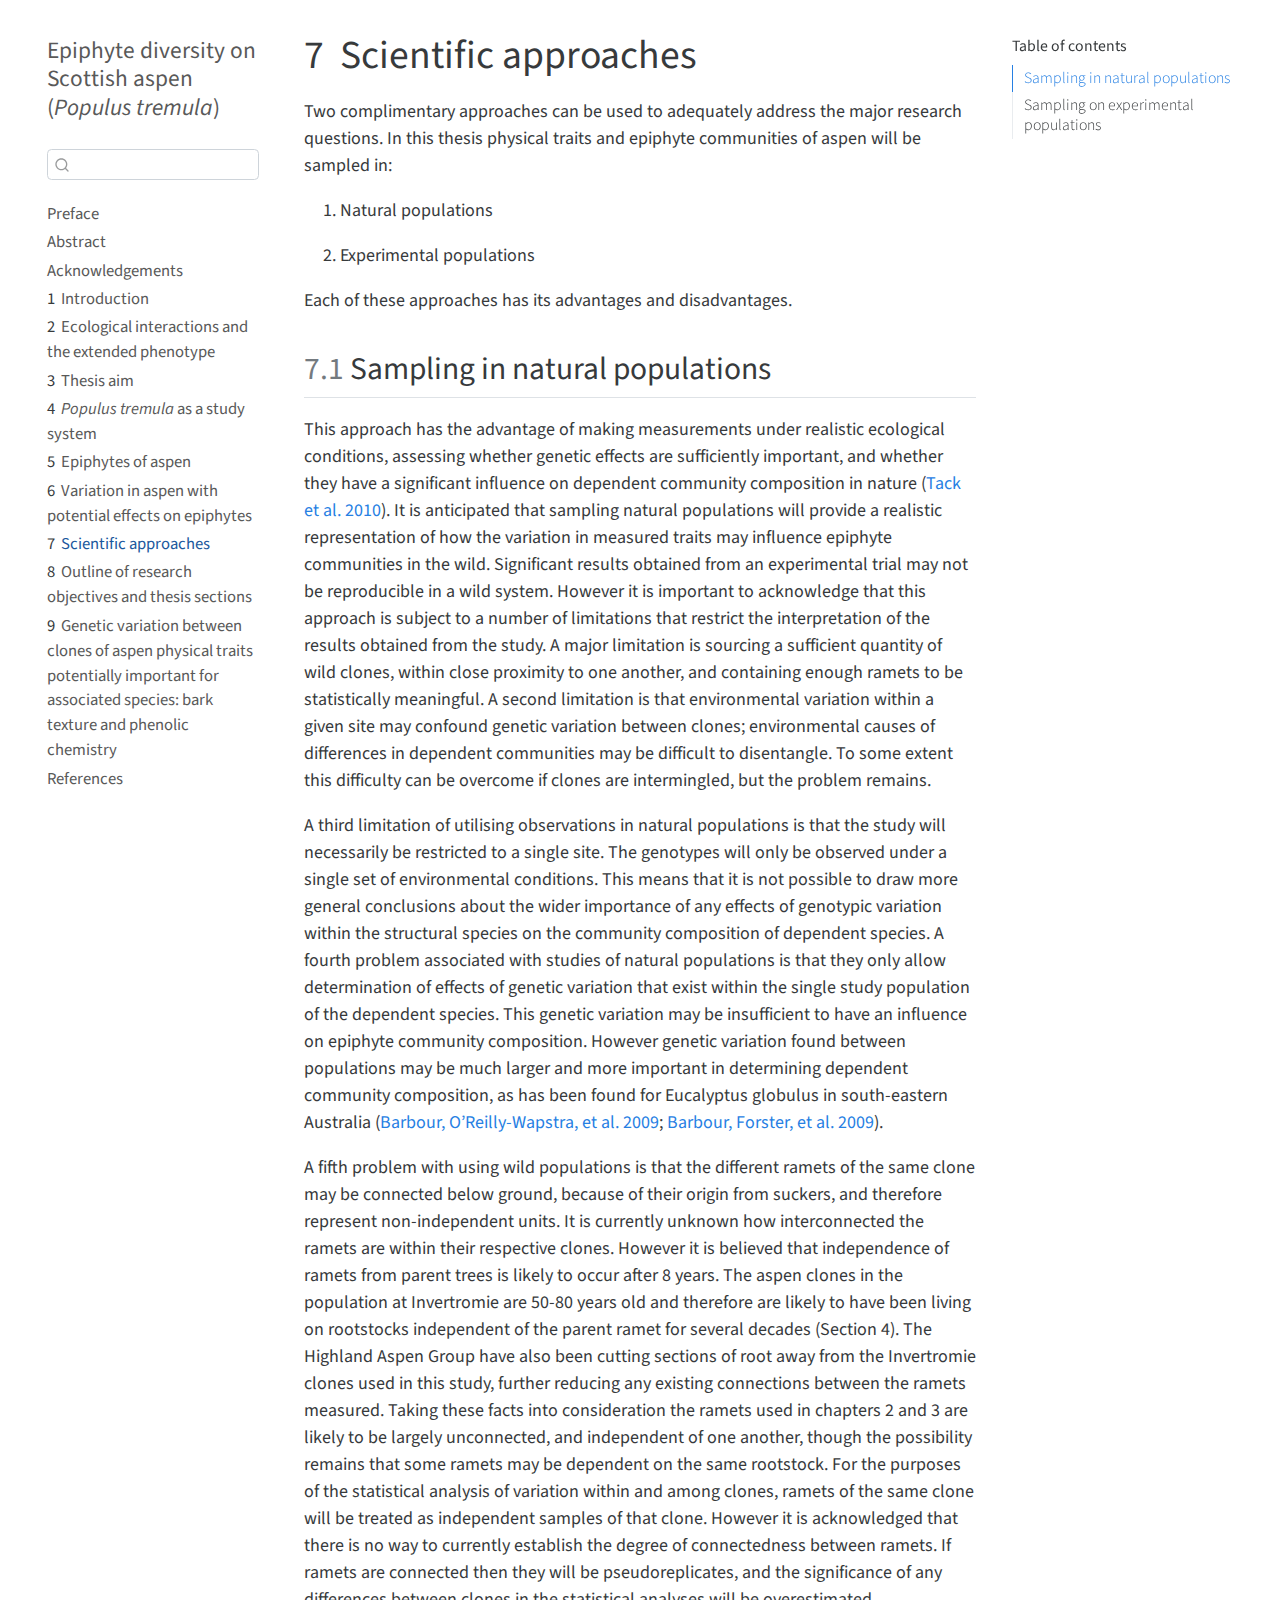
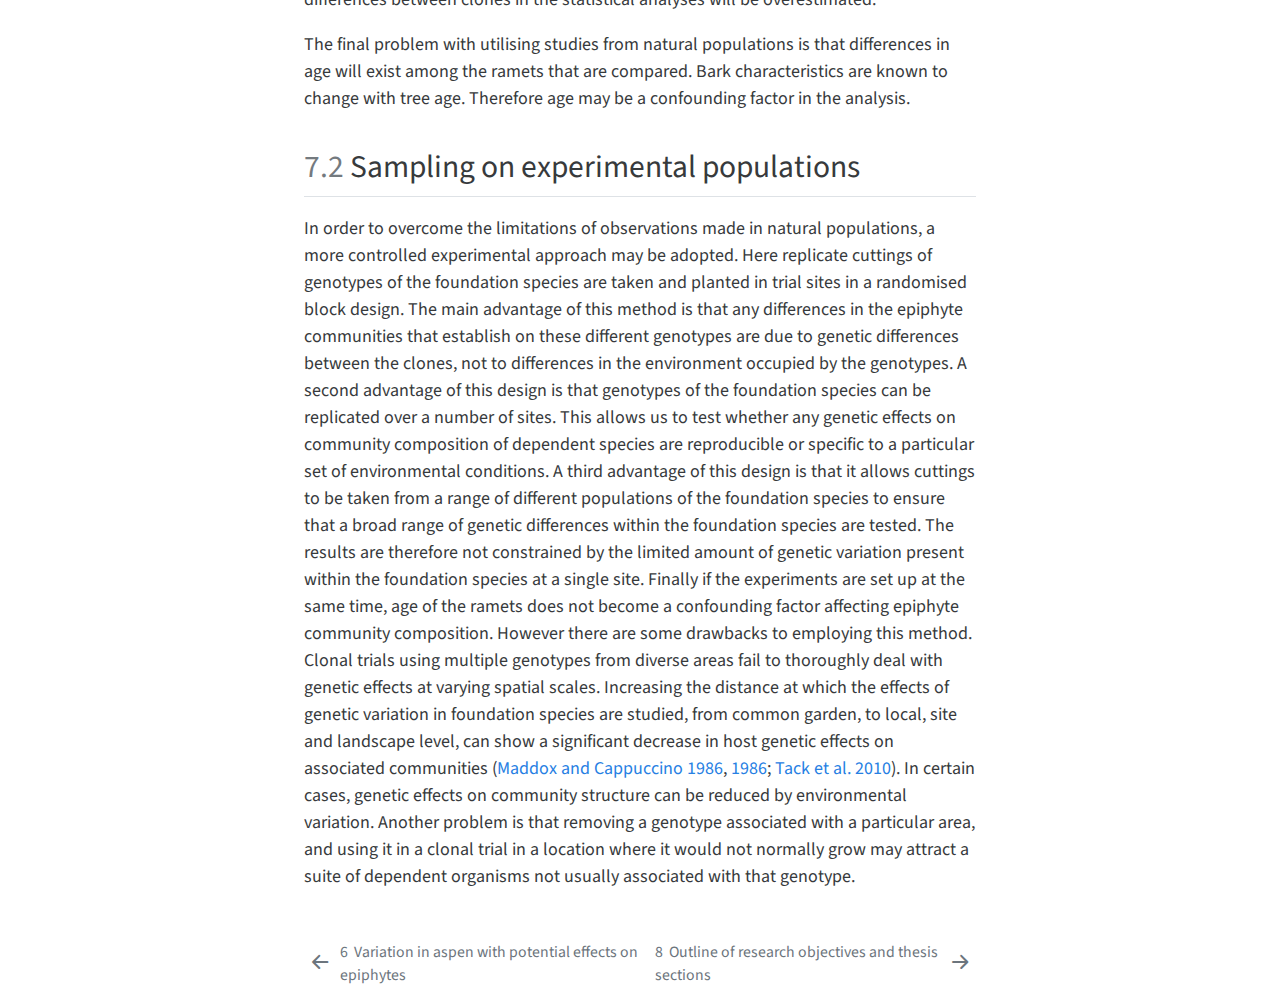
<file: docs/ch1-6.html>
<!DOCTYPE html>
<html xmlns="http://www.w3.org/1999/xhtml" lang="en" xml:lang="en"><head>
  <meta charset="utf-8">
  <meta name="generator" content="quarto-0.9.172">
  <meta name="viewport" content="width=device-width, initial-scale=1.0, user-scalable=yes">
  <title>Epiphyte diversity on Scottish aspen (Populus tremula) - 7&nbsp; Scientific approaches</title>
  <style>
    code{white-space: pre-wrap;}
    span.smallcaps{font-variant: small-caps;}
    span.underline{text-decoration: underline;}
    div.column{display: inline-block; vertical-align: top; width: 50%;}
    div.hanging-indent{margin-left: 1.5em; text-indent: -1.5em;}
    ul.task-list{list-style: none;}
    div.csl-bib-body { }
    div.csl-entry {
      clear: both;
    }
    .hanging div.csl-entry {
      margin-left:2em;
      text-indent:-2em;
    }
    div.csl-left-margin {
      min-width:2em;
      float:left;
    }
    div.csl-right-inline {
      margin-left:2em;
      padding-left:1em;
    }
    div.csl-indent {
      margin-left: 2em;
    }
  </style>

  <script src="site_libs/quarto-nav/quarto-nav.js"></script>
  <script src="site_libs/quarto-nav/headroom.min.js"></script>
  <script src="site_libs/clipboard/clipboard.min.js"></script>
  <meta name="quarto:offset" content="./">
  <script src="site_libs/quarto-search/autocomplete.umd.js"></script>
  <script src="site_libs/quarto-search/fuse.min.js"></script>
  <script src="site_libs/quarto-search/quarto-search.js"></script>
  <link href="./ch1-7.html" rel="next">
  <link href="./ch1-5.html" rel="prev">
  <script src="site_libs/quarto-html/quarto.js"></script>
  <script src="site_libs/quarto-html/popper.min.js"></script>
  <script src="site_libs/quarto-html/tippy.umd.min.js"></script>
  <script src="site_libs/quarto-html/anchor.min.js"></script>
  <link href="site_libs/quarto-html/tippy.css" rel="stylesheet">
  <link id="quarto-text-highlighting-styles" href="site_libs/quarto-html/quarto-syntax-highlighting.css" rel="stylesheet">
  <script src="site_libs/bootstrap/bootstrap.min.js"></script>
  <link href="site_libs/bootstrap/bootstrap-icons.css" rel="stylesheet">
  <link href="site_libs/bootstrap/bootstrap.min.css" rel="stylesheet">
  <script id="quarto-search-options" type="application/json">{
    "location": "sidebar",
    "copy-button": false,
    "collapse-after": 3,
    "panel-placement": "start",
    "type": "textbox",
    "limit": 20,
    "language": {
      "search-no-results-text": "No results",
      "search-matching-documents-text": "matching documents",
      "search-copy-link-title": "Copy link to search",
      "search-hide-matches-text": "Hide additional matches",
      "search-more-match-text": "more match in this document",
      "search-more-matches-text": "more matches in this document",
      "search-clear-button-title": "Clear",
      "search-detached-cancel-button-title": "Cancel",
      "search-submit-button-title": "Submit"
    }
  }</script>
  <!--[if lt IE 9]>
    <script src="//cdnjs.cloudflare.com/ajax/libs/html5shiv/3.7.3/html5shiv-printshiv.min.js"></script>
  <![endif]-->
</head>
<body class="floating">
<div id="quarto-search-results"></div>
  <header id="quarto-header" class="headroom fixed-top">
  <nav class="quarto-secondary-nav" data-bs-toggle="collapse" data-bs-target="#quarto-sidebar" aria-controls="quarto-sidebar" aria-expanded="false" aria-label="Toggle sidebar navigation" onclick="if (window.quartoToggleHeadroom) { window.quartoToggleHeadroom(); }">
    <div class="container-fluid d-flex justify-content-between">
      <h1 class="quarto-secondary-nav-title"><span class="chapter-number">7</span>&nbsp; <span class="chapter-title">Scientific approaches</span></h1>
      <button type="button" class="quarto-btn-toggle btn" aria-label="Show secondary navigation">
        <i class="bi bi-chevron-right"></i>
      </button>
    </div>
  </nav>
</header>
<!-- content -->
<div id="quarto-content" class="quarto-container page-columns page-rows-contents page-layout-article">
<!-- sidebar -->
  <nav id="quarto-sidebar" class="sidebar collapse sidebar-navigation floating overflow-auto">
    <div class="pt-lg-2 mt-2 text-left sidebar-header">
    <div class="sidebar-title mb-0 py-0">
      <a href="./">Epiphyte diversity on Scottish aspen (<em>Populus tremula</em>)</a> 
    </div>
      </div>
      <div class="mt-2 flex-shrink-0 align-items-center">
        <div class="sidebar-search">
        <div id="quarto-search" class="" title="Search"></div>
        </div>
      </div>
    <div class="sidebar-menu-container"> 
    <ul class="list-unstyled mt-1">
        <li class="sidebar-item">
  <div class="sidebar-item-container"> 
  <a href="./index.html" class="sidebar-item-text sidebar-link">Preface</a>
  </div>
</li>
        <li class="sidebar-item">
  <div class="sidebar-item-container"> 
  <a href="./abstract.html" class="sidebar-item-text sidebar-link">Abstract</a>
  </div>
</li>
        <li class="sidebar-item">
  <div class="sidebar-item-container"> 
  <a href="./acknowledge.html" class="sidebar-item-text sidebar-link">Acknowledgements</a>
  </div>
</li>
        <li class="sidebar-item">
  <div class="sidebar-item-container"> 
  <a href="./ch1intro.html" class="sidebar-item-text sidebar-link"><span class="chapter-number">1</span>&nbsp; <span class="chapter-title">Introduction</span></a>
  </div>
</li>
        <li class="sidebar-item">
  <div class="sidebar-item-container"> 
  <a href="./ch1-1.html" class="sidebar-item-text sidebar-link"><span class="chapter-number">2</span>&nbsp; <span class="chapter-title">Ecological interactions and the extended phenotype</span></a>
  </div>
</li>
        <li class="sidebar-item">
  <div class="sidebar-item-container"> 
  <a href="./ch1-2.html" class="sidebar-item-text sidebar-link"><span class="chapter-number">3</span>&nbsp; <span class="chapter-title">Thesis aim</span></a>
  </div>
</li>
        <li class="sidebar-item">
  <div class="sidebar-item-container"> 
  <a href="./ch1-3.html" class="sidebar-item-text sidebar-link"><span class="chapter-number">4</span>&nbsp; <span class="chapter-title"><em>Populus tremula</em> as a study system</span></a>
  </div>
</li>
        <li class="sidebar-item">
  <div class="sidebar-item-container"> 
  <a href="./ch1-4.html" class="sidebar-item-text sidebar-link"><span class="chapter-number">5</span>&nbsp; <span class="chapter-title">Epiphytes of aspen</span></a>
  </div>
</li>
        <li class="sidebar-item">
  <div class="sidebar-item-container"> 
  <a href="./ch1-5.html" class="sidebar-item-text sidebar-link"><span class="chapter-number">6</span>&nbsp; <span class="chapter-title">Variation in aspen with potential effects on epiphytes</span></a>
  </div>
</li>
        <li class="sidebar-item">
  <div class="sidebar-item-container"> 
  <a href="./ch1-6.html" class="sidebar-item-text sidebar-link active"><span class="chapter-number">7</span>&nbsp; <span class="chapter-title">Scientific approaches</span></a>
  </div>
</li>
        <li class="sidebar-item">
  <div class="sidebar-item-container"> 
  <a href="./ch1-7.html" class="sidebar-item-text sidebar-link"><span class="chapter-number">8</span>&nbsp; <span class="chapter-title">Outline of research objectives and thesis sections</span></a>
  </div>
</li>
        <li class="sidebar-item">
  <div class="sidebar-item-container"> 
  <a href="./ch2intro.html" class="sidebar-item-text sidebar-link"><span class="chapter-number">9</span>&nbsp; <span class="chapter-title">Genetic variation between clones of aspen physical traits potentially important for associated species: bark texture and phenolic chemistry</span></a>
  </div>
</li>
        <li class="sidebar-item">
  <div class="sidebar-item-container"> 
  <a href="./references.html" class="sidebar-item-text sidebar-link">References</a>
  </div>
</li>
    </ul>
    </div>
</nav>
<!-- margin-sidebar -->
    <div id="quarto-margin-sidebar" class="sidebar margin-sidebar">
        <nav id="TOC" role="doc-toc">
<h2 id="toc-title">Table of contents</h2>
<ul>
<li><a href="#sampling-in-natural-populations" class="nav-link active" data-scroll-target="#sampling-in-natural-populations"> <span class="header-section-number">7.1</span> Sampling in natural populations</a></li>
<li><a href="#sampling-on-experimental-populations" class="nav-link" data-scroll-target="#sampling-on-experimental-populations"> <span class="header-section-number">7.2</span> Sampling on experimental populations</a></li>
</ul>
</nav>
    </div>
<!-- main -->
<main class="content" id="quarto-document-content">
<header id="title-block-header" class="quarto-title-block default">

<div class="quarto-title"><h1 class="title d-none d-lg-block display-7"><span class="chapter-number">7</span>&nbsp; <span class="chapter-title">Scientific approaches</span></h1></div></header>

<p>Two complimentary approaches can be used to adequately address the major research questions. In this thesis physical traits and epiphyte communities of aspen will be sampled in:</p>
<ol type="1">
<li><p>Natural populations</p></li>
<li><p>Experimental populations</p></li>
</ol>
<p>Each of these approaches has its advantages and disadvantages.</p>
<section id="sampling-in-natural-populations" class="level2" data-number="7.1">
<h2 data-number="7.1" class="anchored" data-anchor-id="sampling-in-natural-populations"><span class="header-section-number">7.1</span> Sampling in natural populations</h2>
<p>This approach has the advantage of making measurements under realistic ecological conditions, assessing whether genetic effects are sufficiently important, and whether they have a significant influence on dependent community composition in nature <span class="citation" data-cites="tack_etal10">(<a href="references.html#ref-tack_etal10" role="doc-biblioref">Tack et al. 2010</a>)</span>. It is anticipated that sampling natural populations will provide a realistic representation of how the variation in measured traits may influence epiphyte communities in the wild. Significant results obtained from an experimental trial may not be reproducible in a wild system. However it is important to acknowledge that this approach is subject to a number of limitations that restrict the interpretation of the results obtained from the study. A major limitation is sourcing a sufficient quantity of wild clones, within close proximity to one another, and containing enough ramets to be statistically meaningful. A second limitation is that environmental variation within a given site may confound genetic variation between clones; environmental causes of differences in dependent communities may be difficult to disentangle. To some extent this difficulty can be overcome if clones are intermingled, but the problem remains.</p>
<p>A third limitation of utilising observations in natural populations is that the study will necessarily be restricted to a single site. The genotypes will only be observed under a single set of environmental conditions. This means that it is not possible to draw more general conclusions about the wider importance of any effects of genotypic variation within the structural species on the community composition of dependent species. A fourth problem associated with studies of natural populations is that they only allow determination of effects of genetic variation that exist within the single study population of the dependent species. This genetic variation may be insufficient to have an influence on epiphyte community composition. However genetic variation found between populations may be much larger and more important in determining dependent community composition, as has been found for Eucalyptus globulus in south-eastern Australia <span class="citation" data-cites="barbour_etal09 barbour_etal09a">(<a href="references.html#ref-barbour_etal09" role="doc-biblioref">Barbour, O’Reilly-Wapstra, et al. 2009</a>; <a href="references.html#ref-barbour_etal09a" role="doc-biblioref">Barbour, Forster, et al. 2009</a>)</span>.</p>
<p>A fifth problem with using wild populations is that the different ramets of the same clone may be connected below ground, because of their origin from suckers, and therefore represent non-independent units. It is currently unknown how interconnected the ramets are within their respective clones. However it is believed that independence of ramets from parent trees is likely to occur after 8 years. The aspen clones in the population at Invertromie are 50-80 years old and therefore are likely to have been living on rootstocks independent of the parent ramet for several decades (Section 4). The Highland Aspen Group have also been cutting sections of root away from the Invertromie clones used in this study, further reducing any existing connections between the ramets measured. Taking these facts into consideration the ramets used in chapters 2 and 3 are likely to be largely unconnected, and independent of one another, though the possibility remains that some ramets may be dependent on the same rootstock. For the purposes of the statistical analysis of variation within and among clones, ramets of the same clone will be treated as independent samples of that clone. However it is acknowledged that there is no way to currently establish the degree of connectedness between ramets. If ramets are connected then they will be pseudoreplicates, and the significance of any differences between clones in the statistical analyses will be overestimated.</p>
<p>The final problem with utilising studies from natural populations is that differences in age will exist among the ramets that are compared. Bark characteristics are known to change with tree age. Therefore age may be a confounding factor in the analysis.</p>
</section>
<section id="sampling-on-experimental-populations" class="level2" data-number="7.2">
<h2 data-number="7.2" class="anchored" data-anchor-id="sampling-on-experimental-populations"><span class="header-section-number">7.2</span> Sampling on experimental populations</h2>
<p>In order to overcome the limitations of observations made in natural populations, a more controlled experimental approach may be adopted. Here replicate cuttings of genotypes of the foundation species are taken and planted in trial sites in a randomised block design. The main advantage of this method is that any differences in the epiphyte communities that establish on these different genotypes are due to genetic differences between the clones, not to differences in the environment occupied by the genotypes. A second advantage of this design is that genotypes of the foundation species can be replicated over a number of sites. This allows us to test whether any genetic effects on community composition of dependent species are reproducible or specific to a particular set of environmental conditions. A third advantage of this design is that it allows cuttings to be taken from a range of different populations of the foundation species to ensure that a broad range of genetic differences within the foundation species are tested. The results are therefore not constrained by the limited amount of genetic variation present within the foundation species at a single site. Finally if the experiments are set up at the same time, age of the ramets does not become a confounding factor affecting epiphyte community composition. However there are some drawbacks to employing this method. Clonal trials using multiple genotypes from diverse areas fail to thoroughly deal with genetic effects at varying spatial scales. Increasing the distance at which the effects of genetic variation in foundation species are studied, from common garden, to local, site and landscape level, can show a significant decrease in host genetic effects on associated communities <span class="citation" data-cites="maddox_cappuccino86 maddox_cappuccino86 tack_etal10">(<a href="references.html#ref-maddox_cappuccino86" role="doc-biblioref">Maddox and Cappuccino 1986</a>, <a href="references.html#ref-maddox_cappuccino86" role="doc-biblioref">1986</a>; <a href="references.html#ref-tack_etal10" role="doc-biblioref">Tack et al. 2010</a>)</span>. In certain cases, genetic effects on community structure can be reduced by environmental variation. Another problem is that removing a genotype associated with a particular area, and using it in a clonal trial in a location where it would not normally grow may attract a suite of dependent organisms not usually associated with that genotype.</p>



<div id="refs" class="references csl-bib-body hanging-indent" role="doc-bibliography" style="display: none">
<div id="ref-barbour_etal09a" class="csl-entry" role="doc-biblioentry">
Barbour, R C, L G Forster, S C Baker, D A Steane, and B M Potts. 2009. <span>“Biodiversity <span>Consequences</span> of <span>Genetic Variation</span> in <span>Bark Characteristics</span> Within a <span>Foundation Tree Species</span>.”</span> <em>Conservation Biology</em> 23 (5): 1146–55. <a href="https://doi.org/10.1111/j.1523-1739.2009.01247.x">https://doi.org/10.1111/j.1523-1739.2009.01247.x</a>.
</div>
<div id="ref-barbour_etal09" class="csl-entry" role="doc-biblioentry">
Barbour, R C, J M O’Reilly-Wapstra, D W De Little, G J Jordan, D A Steane, J R Humphreys, J K Bailey, T G Whitham, and B M Potts. 2009. <span>“A Geographic Mosaic of Genetic Variation Within a Foundation Tree Species and Its Community-Level Consequences.”</span> <em>Ecology</em> 90 (7): 1762–72. <a href="https://doi.org/10.1890/08-0951.1">https://doi.org/10.1890/08-0951.1</a>.
</div>
<div id="ref-maddox_cappuccino86" class="csl-entry" role="doc-biblioentry">
Maddox, G D, and N Cappuccino. 1986. <span>“Genetic Determination of Plant Susceptibility to an Herbivorous Insect Depends on Environmental Context.”</span> <em>Evolution; International Journal of Organic Evolution</em> 40 (4): 863–66. <a href="https://doi.org/10.1111/j.1558-5646.1986.tb00547.x">https://doi.org/10.1111/j.1558-5646.1986.tb00547.x</a>.
</div>
<div id="ref-tack_etal10" class="csl-entry" role="doc-biblioentry">
Tack, A J M, O Ovaskainen, P Pulkkinen, and T Roslin. 2010. <span>“Spatial Location Dominates over Host Plant Genotype in Structuring an Herbivore Community.”</span> <em>Ecology</em> 91 (9): 2660–72. <a href="https://doi.org/10.1890/09-1027.1">https://doi.org/10.1890/09-1027.1</a>.
</div>
</div>
</section>
</main> <!-- /main -->
<script type="application/javascript">
window.document.addEventListener("DOMContentLoaded", function (event) {
  const icon = "";
  const anchorJS = new window.AnchorJS();
  anchorJS.options = {
    placement: 'right',
    icon: icon
  };
  anchorJS.add('.anchored');
  const clipboard = new window.ClipboardJS('.code-copy-button', {
    target: function(trigger) {
      return trigger.previousElementSibling;
    }
  });
  clipboard.on('success', function(e) {
    // button target
    const button = e.trigger;
    // don't keep focus
    button.blur();
    // flash "checked"
    button.classList.add('code-copy-button-checked');
    setTimeout(function() {
      button.classList.remove('code-copy-button-checked');
    }, 1000);
    // clear code selection
    e.clearSelection();
  });
  function tippyHover(el, contentFn) {
    const config = {
      allowHTML: true,
      content: contentFn,
      maxWidth: 500,
      delay: 100,
      arrow: false,
      appendTo: function(el) {
          return el.parentElement;
      },
      interactive: true,
      interactiveBorder: 10,
      theme: 'quarto',
      placement: 'bottom-start'
    };
    window.tippy(el, config); 
  }
  const noterefs = window.document.querySelectorAll('a[role="doc-noteref"]');
  for (var i=0; i<noterefs.length; i++) {
    const ref = noterefs[i];
    tippyHover(ref, function() {
      let href = ref.getAttribute('href');
      try { href = new URL(href).hash; } catch {}
      const id = href.replace(/^#\/?/, "");
      const note = window.document.getElementById(id);
      return note.innerHTML;
    });
  }
  var bibliorefs = window.document.querySelectorAll('a[role="doc-biblioref"]');
  for (var i=0; i<bibliorefs.length; i++) {
    const ref = bibliorefs[i];
    const cites = ref.parentNode.getAttribute('data-cites').split(' ');
    tippyHover(ref, function() {
      var popup = window.document.createElement('div');
      cites.forEach(function(cite) {
        var citeDiv = window.document.createElement('div');
        citeDiv.classList.add('hanging-indent');
        citeDiv.classList.add('csl-entry');
        var biblioDiv = window.document.getElementById('ref-' + cite);
        if (biblioDiv) {
          citeDiv.innerHTML = biblioDiv.innerHTML;
        }
        popup.appendChild(citeDiv);
      });
      return popup.innerHTML;
    });
  }
});
</script>
<nav class="page-navigation">
  <div class="nav-page nav-page-previous">
      <a href="./ch1-5.html" class="pagination-link">
        <i class="bi bi-arrow-left-short"></i> <span class="nav-page-text"><span class="chapter-number">6</span>&nbsp; <span class="chapter-title">Variation in aspen with potential effects on epiphytes</span></span>
      </a>          
  </div>
  <div class="nav-page nav-page-next">
      <a href="./ch1-7.html" class="pagination-link">
        <span class="nav-page-text"><span class="chapter-number">8</span>&nbsp; <span class="chapter-title">Outline of research objectives and thesis sections</span></span> <i class="bi bi-arrow-right-short"></i>
      </a>
  </div>
</nav>
</div> <!-- /content -->


</body></html>
</file>
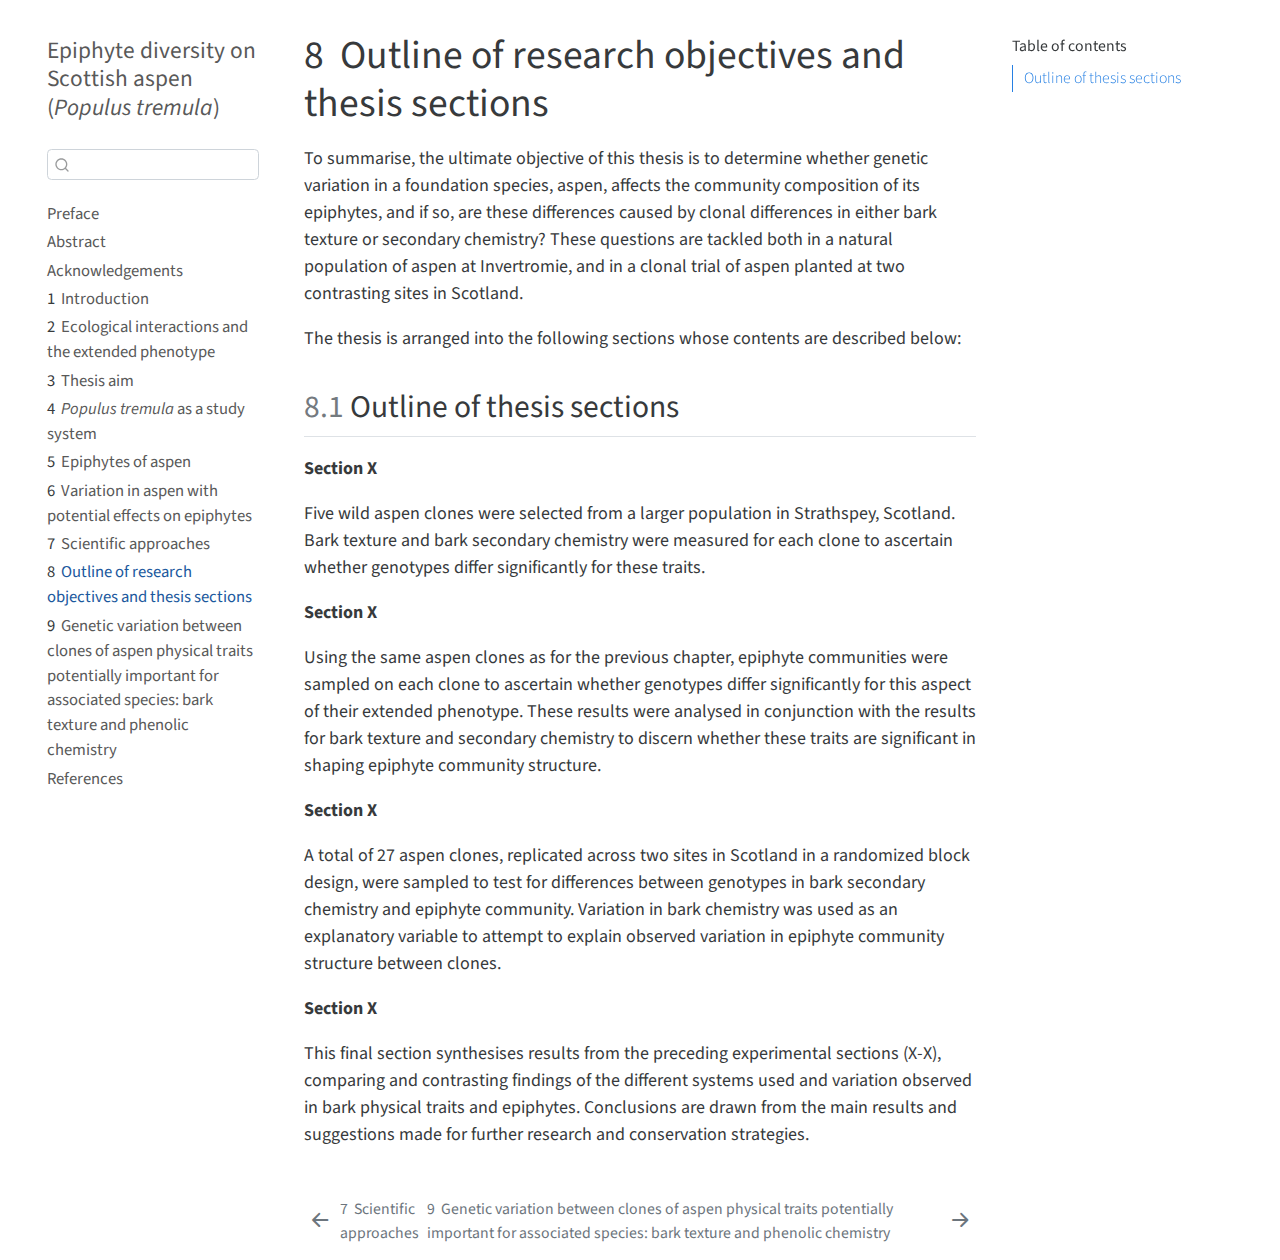
<file: docs/ch1-7.html>
<!DOCTYPE html>
<html xmlns="http://www.w3.org/1999/xhtml" lang="en" xml:lang="en"><head>
  <meta charset="utf-8">
  <meta name="generator" content="quarto-0.9.172">
  <meta name="viewport" content="width=device-width, initial-scale=1.0, user-scalable=yes">
  <title>Epiphyte diversity on Scottish aspen (Populus tremula) - 8&nbsp; Outline of research objectives and thesis sections</title>
  <style>
    code{white-space: pre-wrap;}
    span.smallcaps{font-variant: small-caps;}
    span.underline{text-decoration: underline;}
    div.column{display: inline-block; vertical-align: top; width: 50%;}
    div.hanging-indent{margin-left: 1.5em; text-indent: -1.5em;}
    ul.task-list{list-style: none;}
  </style>

  <script src="site_libs/quarto-nav/quarto-nav.js"></script>
  <script src="site_libs/quarto-nav/headroom.min.js"></script>
  <script src="site_libs/clipboard/clipboard.min.js"></script>
  <meta name="quarto:offset" content="./">
  <script src="site_libs/quarto-search/autocomplete.umd.js"></script>
  <script src="site_libs/quarto-search/fuse.min.js"></script>
  <script src="site_libs/quarto-search/quarto-search.js"></script>
  <link href="./ch2intro.html" rel="next">
  <link href="./ch1-6.html" rel="prev">
  <script src="site_libs/quarto-html/quarto.js"></script>
  <script src="site_libs/quarto-html/popper.min.js"></script>
  <script src="site_libs/quarto-html/tippy.umd.min.js"></script>
  <script src="site_libs/quarto-html/anchor.min.js"></script>
  <link href="site_libs/quarto-html/tippy.css" rel="stylesheet">
  <link id="quarto-text-highlighting-styles" href="site_libs/quarto-html/quarto-syntax-highlighting.css" rel="stylesheet">
  <script src="site_libs/bootstrap/bootstrap.min.js"></script>
  <link href="site_libs/bootstrap/bootstrap-icons.css" rel="stylesheet">
  <link href="site_libs/bootstrap/bootstrap.min.css" rel="stylesheet">
  <script id="quarto-search-options" type="application/json">{
    "location": "sidebar",
    "copy-button": false,
    "collapse-after": 3,
    "panel-placement": "start",
    "type": "textbox",
    "limit": 20,
    "language": {
      "search-no-results-text": "No results",
      "search-matching-documents-text": "matching documents",
      "search-copy-link-title": "Copy link to search",
      "search-hide-matches-text": "Hide additional matches",
      "search-more-match-text": "more match in this document",
      "search-more-matches-text": "more matches in this document",
      "search-clear-button-title": "Clear",
      "search-detached-cancel-button-title": "Cancel",
      "search-submit-button-title": "Submit"
    }
  }</script>
  <!--[if lt IE 9]>
    <script src="//cdnjs.cloudflare.com/ajax/libs/html5shiv/3.7.3/html5shiv-printshiv.min.js"></script>
  <![endif]-->
</head>
<body class="floating">
<div id="quarto-search-results"></div>
  <header id="quarto-header" class="headroom fixed-top">
  <nav class="quarto-secondary-nav" data-bs-toggle="collapse" data-bs-target="#quarto-sidebar" aria-controls="quarto-sidebar" aria-expanded="false" aria-label="Toggle sidebar navigation" onclick="if (window.quartoToggleHeadroom) { window.quartoToggleHeadroom(); }">
    <div class="container-fluid d-flex justify-content-between">
      <h1 class="quarto-secondary-nav-title"><span class="chapter-number">8</span>&nbsp; <span class="chapter-title">Outline of research objectives and thesis sections</span></h1>
      <button type="button" class="quarto-btn-toggle btn" aria-label="Show secondary navigation">
        <i class="bi bi-chevron-right"></i>
      </button>
    </div>
  </nav>
</header>
<!-- content -->
<div id="quarto-content" class="quarto-container page-columns page-rows-contents page-layout-article">
<!-- sidebar -->
  <nav id="quarto-sidebar" class="sidebar collapse sidebar-navigation floating overflow-auto">
    <div class="pt-lg-2 mt-2 text-left sidebar-header">
    <div class="sidebar-title mb-0 py-0">
      <a href="./">Epiphyte diversity on Scottish aspen (<em>Populus tremula</em>)</a> 
    </div>
      </div>
      <div class="mt-2 flex-shrink-0 align-items-center">
        <div class="sidebar-search">
        <div id="quarto-search" class="" title="Search"></div>
        </div>
      </div>
    <div class="sidebar-menu-container"> 
    <ul class="list-unstyled mt-1">
        <li class="sidebar-item">
  <div class="sidebar-item-container"> 
  <a href="./index.html" class="sidebar-item-text sidebar-link">Preface</a>
  </div>
</li>
        <li class="sidebar-item">
  <div class="sidebar-item-container"> 
  <a href="./abstract.html" class="sidebar-item-text sidebar-link">Abstract</a>
  </div>
</li>
        <li class="sidebar-item">
  <div class="sidebar-item-container"> 
  <a href="./acknowledge.html" class="sidebar-item-text sidebar-link">Acknowledgements</a>
  </div>
</li>
        <li class="sidebar-item">
  <div class="sidebar-item-container"> 
  <a href="./ch1intro.html" class="sidebar-item-text sidebar-link"><span class="chapter-number">1</span>&nbsp; <span class="chapter-title">Introduction</span></a>
  </div>
</li>
        <li class="sidebar-item">
  <div class="sidebar-item-container"> 
  <a href="./ch1-1.html" class="sidebar-item-text sidebar-link"><span class="chapter-number">2</span>&nbsp; <span class="chapter-title">Ecological interactions and the extended phenotype</span></a>
  </div>
</li>
        <li class="sidebar-item">
  <div class="sidebar-item-container"> 
  <a href="./ch1-2.html" class="sidebar-item-text sidebar-link"><span class="chapter-number">3</span>&nbsp; <span class="chapter-title">Thesis aim</span></a>
  </div>
</li>
        <li class="sidebar-item">
  <div class="sidebar-item-container"> 
  <a href="./ch1-3.html" class="sidebar-item-text sidebar-link"><span class="chapter-number">4</span>&nbsp; <span class="chapter-title"><em>Populus tremula</em> as a study system</span></a>
  </div>
</li>
        <li class="sidebar-item">
  <div class="sidebar-item-container"> 
  <a href="./ch1-4.html" class="sidebar-item-text sidebar-link"><span class="chapter-number">5</span>&nbsp; <span class="chapter-title">Epiphytes of aspen</span></a>
  </div>
</li>
        <li class="sidebar-item">
  <div class="sidebar-item-container"> 
  <a href="./ch1-5.html" class="sidebar-item-text sidebar-link"><span class="chapter-number">6</span>&nbsp; <span class="chapter-title">Variation in aspen with potential effects on epiphytes</span></a>
  </div>
</li>
        <li class="sidebar-item">
  <div class="sidebar-item-container"> 
  <a href="./ch1-6.html" class="sidebar-item-text sidebar-link"><span class="chapter-number">7</span>&nbsp; <span class="chapter-title">Scientific approaches</span></a>
  </div>
</li>
        <li class="sidebar-item">
  <div class="sidebar-item-container"> 
  <a href="./ch1-7.html" class="sidebar-item-text sidebar-link active"><span class="chapter-number">8</span>&nbsp; <span class="chapter-title">Outline of research objectives and thesis sections</span></a>
  </div>
</li>
        <li class="sidebar-item">
  <div class="sidebar-item-container"> 
  <a href="./ch2intro.html" class="sidebar-item-text sidebar-link"><span class="chapter-number">9</span>&nbsp; <span class="chapter-title">Genetic variation between clones of aspen physical traits potentially important for associated species: bark texture and phenolic chemistry</span></a>
  </div>
</li>
        <li class="sidebar-item">
  <div class="sidebar-item-container"> 
  <a href="./references.html" class="sidebar-item-text sidebar-link">References</a>
  </div>
</li>
    </ul>
    </div>
</nav>
<!-- margin-sidebar -->
    <div id="quarto-margin-sidebar" class="sidebar margin-sidebar">
        <nav id="TOC" role="doc-toc">
<h2 id="toc-title">Table of contents</h2>
<ul>
<li><a href="#outline-of-thesis-sections" class="nav-link active" data-scroll-target="#outline-of-thesis-sections"> <span class="header-section-number">8.1</span> Outline of thesis sections</a></li>
</ul>
</nav>
    </div>
<!-- main -->
<main class="content" id="quarto-document-content">
<header id="title-block-header" class="quarto-title-block default">

<div class="quarto-title"><h1 class="title d-none d-lg-block display-7"><span class="chapter-number">8</span>&nbsp; <span class="chapter-title">Outline of research objectives and thesis sections</span></h1></div></header>

<p>To summarise, the ultimate objective of this thesis is to determine whether genetic variation in a foundation species, aspen, affects the community composition of its epiphytes, and if so, are these differences caused by clonal differences in either bark texture or secondary chemistry? These questions are tackled both in a natural population of aspen at Invertromie, and in a clonal trial of aspen planted at two contrasting sites in Scotland.</p>
<p>The thesis is arranged into the following sections whose contents are described below:</p>
<section id="outline-of-thesis-sections" class="level2" data-number="8.1">
<h2 data-number="8.1" class="anchored" data-anchor-id="outline-of-thesis-sections"><span class="header-section-number">8.1</span> Outline of thesis sections</h2>
<p><strong>Section X</strong></p>
<p>Five wild aspen clones were selected from a larger population in Strathspey, Scotland. Bark texture and bark secondary chemistry were measured for each clone to ascertain whether genotypes differ significantly for these traits.</p>
<p><strong>Section X</strong></p>
<p>Using the same aspen clones as for the previous chapter, epiphyte communities were sampled on each clone to ascertain whether genotypes differ significantly for this aspect of their extended phenotype. These results were analysed in conjunction with the results for bark texture and secondary chemistry to discern whether these traits are significant in shaping epiphyte community structure.</p>
<p><strong>Section X</strong></p>
<p>A total of 27 aspen clones, replicated across two sites in Scotland in a randomized block design, were sampled to test for differences between genotypes in bark secondary chemistry and epiphyte community. Variation in bark chemistry was used as an explanatory variable to attempt to explain observed variation in epiphyte community structure between clones.</p>
<p><strong>Section X</strong></p>
<p>This final section synthesises results from the preceding experimental sections (X-X), comparing and contrasting findings of the different systems used and variation observed in bark physical traits and epiphytes. Conclusions are drawn from the main results and suggestions made for further research and conservation strategies.</p>



</section>
</main> <!-- /main -->
<script type="application/javascript">
window.document.addEventListener("DOMContentLoaded", function (event) {
  const icon = "";
  const anchorJS = new window.AnchorJS();
  anchorJS.options = {
    placement: 'right',
    icon: icon
  };
  anchorJS.add('.anchored');
  const clipboard = new window.ClipboardJS('.code-copy-button', {
    target: function(trigger) {
      return trigger.previousElementSibling;
    }
  });
  clipboard.on('success', function(e) {
    // button target
    const button = e.trigger;
    // don't keep focus
    button.blur();
    // flash "checked"
    button.classList.add('code-copy-button-checked');
    setTimeout(function() {
      button.classList.remove('code-copy-button-checked');
    }, 1000);
    // clear code selection
    e.clearSelection();
  });
  function tippyHover(el, contentFn) {
    const config = {
      allowHTML: true,
      content: contentFn,
      maxWidth: 500,
      delay: 100,
      arrow: false,
      appendTo: function(el) {
          return el.parentElement;
      },
      interactive: true,
      interactiveBorder: 10,
      theme: 'quarto',
      placement: 'bottom-start'
    };
    window.tippy(el, config); 
  }
  const noterefs = window.document.querySelectorAll('a[role="doc-noteref"]');
  for (var i=0; i<noterefs.length; i++) {
    const ref = noterefs[i];
    tippyHover(ref, function() {
      let href = ref.getAttribute('href');
      try { href = new URL(href).hash; } catch {}
      const id = href.replace(/^#\/?/, "");
      const note = window.document.getElementById(id);
      return note.innerHTML;
    });
  }
  var bibliorefs = window.document.querySelectorAll('a[role="doc-biblioref"]');
  for (var i=0; i<bibliorefs.length; i++) {
    const ref = bibliorefs[i];
    const cites = ref.parentNode.getAttribute('data-cites').split(' ');
    tippyHover(ref, function() {
      var popup = window.document.createElement('div');
      cites.forEach(function(cite) {
        var citeDiv = window.document.createElement('div');
        citeDiv.classList.add('hanging-indent');
        citeDiv.classList.add('csl-entry');
        var biblioDiv = window.document.getElementById('ref-' + cite);
        if (biblioDiv) {
          citeDiv.innerHTML = biblioDiv.innerHTML;
        }
        popup.appendChild(citeDiv);
      });
      return popup.innerHTML;
    });
  }
});
</script>
<nav class="page-navigation">
  <div class="nav-page nav-page-previous">
      <a href="./ch1-6.html" class="pagination-link">
        <i class="bi bi-arrow-left-short"></i> <span class="nav-page-text"><span class="chapter-number">7</span>&nbsp; <span class="chapter-title">Scientific approaches</span></span>
      </a>          
  </div>
  <div class="nav-page nav-page-next">
      <a href="./ch2intro.html" class="pagination-link">
        <span class="nav-page-text"><span class="chapter-number">9</span>&nbsp; <span class="chapter-title">Genetic variation between clones of aspen physical traits potentially important for associated species: bark texture and phenolic chemistry</span></span> <i class="bi bi-arrow-right-short"></i>
      </a>
  </div>
</nav>
</div> <!-- /content -->


</body></html>
</file>
<file: docs/site_libs/quarto-html/tippy.css>
.tippy-box[data-animation=fade][data-state=hidden]{opacity:0}[data-tippy-root]{max-width:calc(100vw - 10px)}.tippy-box{position:relative;background-color:#333;color:#fff;border-radius:4px;font-size:14px;line-height:1.4;white-space:normal;outline:0;transition-property:transform,visibility,opacity}.tippy-box[data-placement^=top]>.tippy-arrow{bottom:0}.tippy-box[data-placement^=top]>.tippy-arrow:before{bottom:-7px;left:0;border-width:8px 8px 0;border-top-color:initial;transform-origin:center top}.tippy-box[data-placement^=bottom]>.tippy-arrow{top:0}.tippy-box[data-placement^=bottom]>.tippy-arrow:before{top:-7px;left:0;border-width:0 8px 8px;border-bottom-color:initial;transform-origin:center bottom}.tippy-box[data-placement^=left]>.tippy-arrow{right:0}.tippy-box[data-placement^=left]>.tippy-arrow:before{border-width:8px 0 8px 8px;border-left-color:initial;right:-7px;transform-origin:center left}.tippy-box[data-placement^=right]>.tippy-arrow{left:0}.tippy-box[data-placement^=right]>.tippy-arrow:before{left:-7px;border-width:8px 8px 8px 0;border-right-color:initial;transform-origin:center right}.tippy-box[data-inertia][data-state=visible]{transition-timing-function:cubic-bezier(.54,1.5,.38,1.11)}.tippy-arrow{width:16px;height:16px;color:#333}.tippy-arrow:before{content:"";position:absolute;border-color:transparent;border-style:solid}.tippy-content{position:relative;padding:5px 9px;z-index:1}
</file>
<file: docs/site_libs/quarto-html/quarto-syntax-highlighting.css>
/* quarto syntax highlight colors */
:root {
  --quarto-hl-ot-color: #00769E;
  --quarto-hl-at-color: #677623;
  --quarto-hl-ss-color: #20794D;
  --quarto-hl-an-color: #5E5E5E;
  --quarto-hl-fu-color: #4758AB;
  --quarto-hl-st-color: #20794D;
  --quarto-hl-cf-color: #00769E;
  --quarto-hl-op-color: #5E5E5E;
  --quarto-hl-er-color: #AD0000;
  --quarto-hl-bn-color: #AD0000;
  --quarto-hl-al-color: #AD0000;
  --quarto-hl-va-color: #111111;
  --quarto-hl-bu-color: inherit;
  --quarto-hl-ex-color: inherit;
  --quarto-hl-pp-color: #AD0000;
  --quarto-hl-in-color: #5E5E5E;
  --quarto-hl-vs-color: #20794D;
  --quarto-hl-wa-color: #5E5E5E;
  --quarto-hl-do-color: #5E5E5E;
  --quarto-hl-im-color: inherit;
  --quarto-hl-ch-color: #20794D;
  --quarto-hl-dt-color: #AD0000;
  --quarto-hl-fl-color: #AD0000;
  --quarto-hl-co-color: #5E5E5E;
  --quarto-hl-cv-color: #5E5E5E;
  --quarto-hl-cn-color: #8f5902;
  --quarto-hl-sc-color: #5E5E5E;
  --quarto-hl-dv-color: #AD0000;
  --quarto-hl-kw-color: #00769E;
}

/* other quarto variables */
:root {
  --quarto-font-monospace: SFMono-Regular, Menlo, Monaco, Consolas, "Liberation Mono", "Courier New", monospace;
}

code span {
  color: #00769E;
}

code.sourceCode > span {
  color: #00769E;
}

div.sourceCode,
div.sourceCode pre.sourceCode {
  color: #00769E;
}

code span.ot {
  color: #00769E;
}

code span.at {
  color: #677623;
}

code span.ss {
  color: #20794D;
}

code span.an {
  color: #5E5E5E;
}

code span.fu {
  color: #4758AB;
}

code span.st {
  color: #20794D;
}

code span.cf {
  color: #00769E;
}

code span.op {
  color: #5E5E5E;
}

code span.er {
  color: #AD0000;
}

code span.bn {
  color: #AD0000;
}

code span.al {
  color: #AD0000;
}

code span.va {
  color: #111111;
}

code span.pp {
  color: #AD0000;
}

code span.in {
  color: #5E5E5E;
}

code span.vs {
  color: #20794D;
}

code span.wa {
  color: #5E5E5E;
  font-style: italic;
}

code span.do {
  color: #5E5E5E;
  font-style: italic;
}

code span.ch {
  color: #20794D;
}

code span.dt {
  color: #AD0000;
}

code span.fl {
  color: #AD0000;
}

code span.co {
  color: #5E5E5E;
}

code span.cv {
  color: #5E5E5E;
  font-style: italic;
}

code span.cn {
  color: #8f5902;
}

code span.sc {
  color: #5E5E5E;
}

code span.dv {
  color: #AD0000;
}

code span.kw {
  color: #00769E;
}

/*# sourceMappingURL=debc5d5d77c3f9108843748ff7464032.css.map */
</file>
